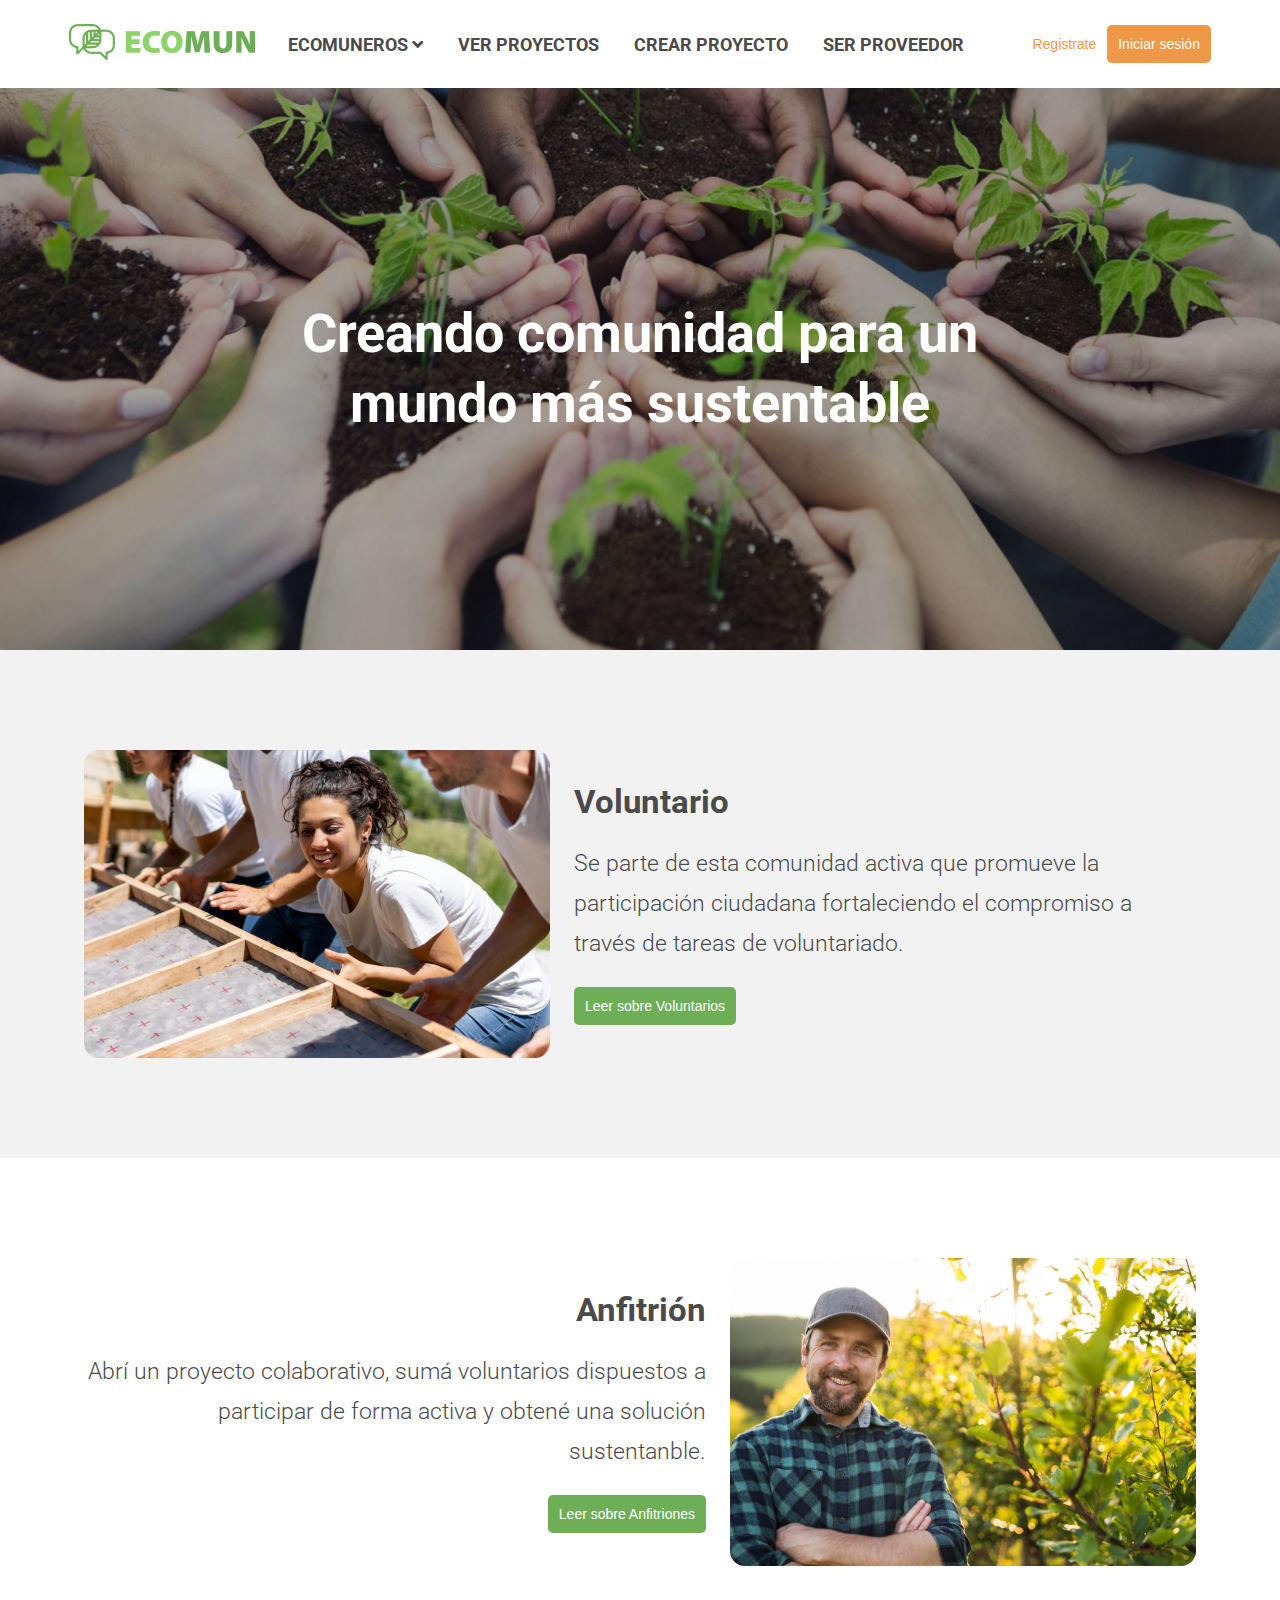
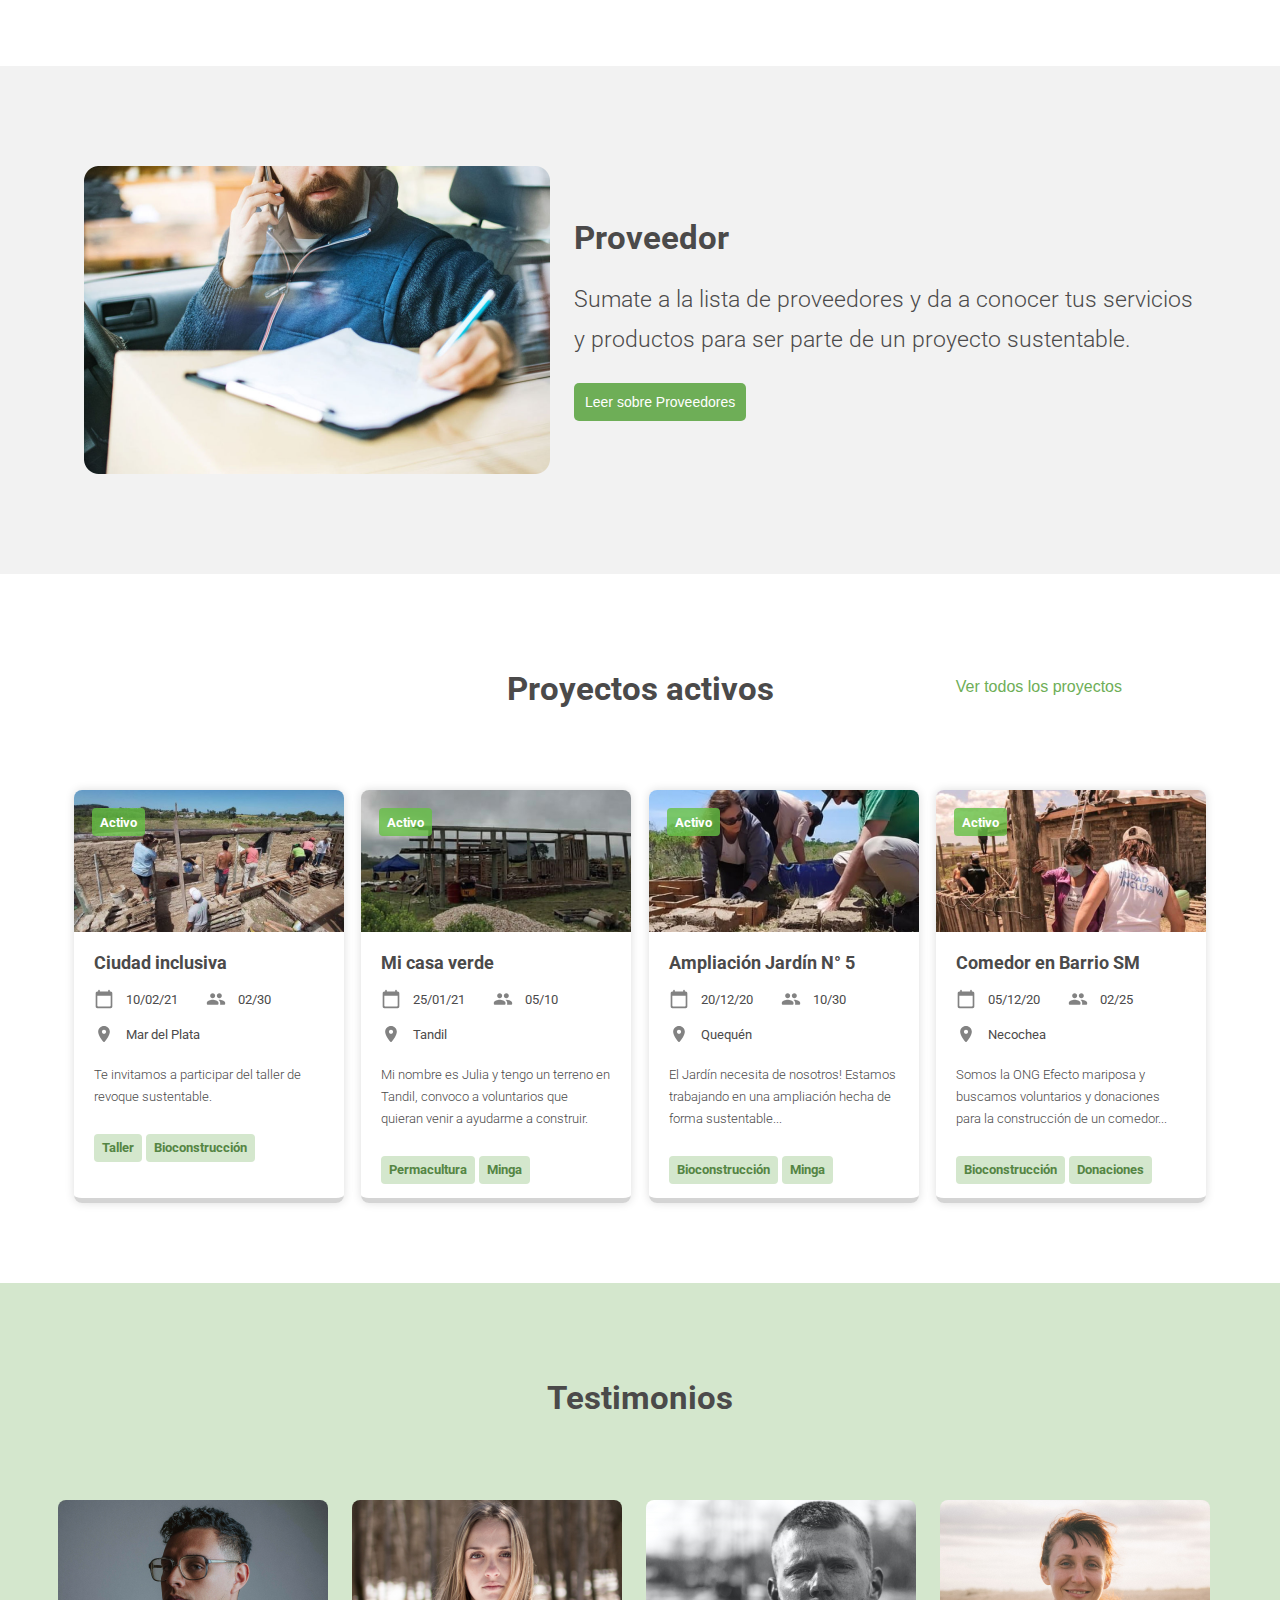
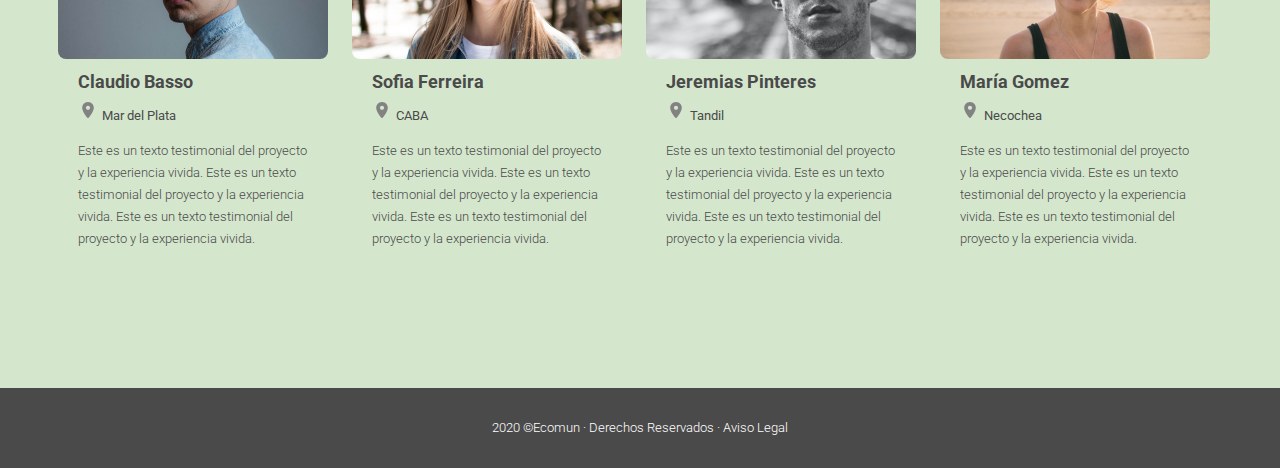
<file: index.html>
<!DOCTYPE html>
<html lang="es">

<head>
   <!-- Global site tag (gtag.js) - Google Analytics -->
    <script async src="https://www.googletagmanager.com/gtag/js?id=G-XYBY0GBRZX"></script>
    <script>
      window.dataLayer = window.dataLayer || [];
      function gtag(){dataLayer.push(arguments);}
      gtag('js', new Date());

      gtag('config', 'G-XYBY0GBRZX');
    </script>
   
    <title>Ecomun</title>
    <link rel="preconnect" href="https://fonts.gstatic.com">
    <link href="https://fonts.googleapis.com/css2?family=Roboto:ital,wght@0,300;0,400;0,700;1,300;1,400;1,700&display=swap" rel="stylesheet">
    <link rel="stylesheet" href="https://use.fontawesome.com/releases/v5.8.1/css/all.css">
    <link rel="stylesheet" href="css/components.css">
    <link rel="stylesheet" href="css/style.css">

    <script src="https://code.jquery.com/jquery-3.5.0.js"></script>
</head>

<body>
    <header>
        <nav>
            <a href="index.html"><img alt="Logo de Ecomun color verde formado con 2 globos de diálogo con un hoja de planta" src="images/logoEcomun.png" /></a>
            <ul>
                <li><a href="">Ecomuneros <i class="fas fa-angle-down"></i></a>
                    <ul class="submenu">
                        <li><span>Ecomuneros <i class="fas fa-angle-up"></i></span></li>
                        <li><a href="#">¿Qué es ECOMUN?</a></li>
                        <hr>
                        <li><a href="voluntarios.html">Voluntarios</a></li>
                        <hr>
                        <li><a href="#">Anfitriones</a></li>
                        <hr>
                        <li><a href="#">Proveedores</a></li>
                    </ul>
                </li>
                <li><a href="proyectos.html">Ver proyectos</a></li>
                <li><a href="#">Crear proyecto</a></li>
                <li><a href="#">Ser proveedor</a></li>
            </ul>

            <div class="btn-session-off">
                <button class="btn-secondary-text btn-small">Registrate</button>
                <button class="btn-secondary-filled btn-small">Iniciar sesión</button>
            </div>
            <div class="btn-session-on hide">
                <button>Mi nombre</button>
            </div>

        </nav>
        <div>
            <h1 class="txt-white">Creando comunidad para un mundo más sustentable</h1>
            <img src="images/imagenHome.jpg" alt="Foto ilustrativa de manos sosteniendo tierra con plantines" />
        </div>
    </header>
    <section class="fill-gray">
        <div class="two-column">
            <img alt="Voluntarios ayudando en una contrucción" src="images/img-home-voluntarios.png" />
            <div>
                <h4 class="heavy txt-darkgray">Voluntario</h4>
                <p class="ph1 light txt-darkgray">Se parte de esta comunidad activa que promueve la participación ciudadana fortaleciendo el compromiso a través de tareas de voluntariado.</p>
                <button onclick="location.href='voluntarios.html';" class="btn-primary-filled btn-small">Leer sobre Voluntarios</button>
            </div>
        </div>
    </section>
    <section>
        <div class="two-column">
            <div style="text-align: right;">
                <h4 class="heavy txt-darkgray">Anfitrión</h4>
                <p class="ph1 light txt-darkgray">Abrí un proyecto colaborativo, sumá voluntarios dispuestos a participar de forma activa y obtené una solución sustentanble.</p>
                <button class="btn-primary-filled btn-small">Leer sobre Anfitriones</button>
            </div>
            <img alt="Foto de un Anfitrión en su terreno" src="images/img-home-anfitrion.png" />
        </div>
    </section>
    <section class="fill-gray">
        <div class="two-column">
            <img alt="Foto de un proveedor hablando por teléfono anotando en un papel" src="images/img-home-proveedor.png" />
            <div>
                <h4 class="heavy txt-darkgray">Proveedor</h4>
                <p class="ph1 light txt-darkgray">Sumate a la lista de proveedores y da a conocer tus servicios y productos para ser parte de un proyecto sustentable.</p>
                <button class="btn-primary-filled btn-small">Leer sobre Proveedores</button>
            </div>
        </div>
    </section>
    <section class="card-home">
        <div class="tit-section">
            <h4 class="heavy txt-darkgray">Proyectos activos</h4>
            <button onclick="location.href='proyectos.html';" class="btn-primary-text btn-medium">Ver todos los proyectos</button>
        </div>
        <div class="card-line">
            <div class="card">
                <span class="estado-card">Activo</span>
                <img alt="Voluntarios construyendo una casa" src="images/card01.jpg" />
                <div class="info-card">
                    <h6 class="heavy">Ciudad inclusiva</h6>
                    <div>
                        <svg width="20" height="20" viewBox="0 0 20 20" fill="none" xmlns="http://www.w3.org/2000/svg">
                            <mask id="mask0" mask-type="alpha" maskUnits="userSpaceOnUse" x="1" y="0" width="18" height="20">
                                <path fill-rule="evenodd" clip-rule="evenodd" d="M15.8334 2.49998H16.6667C17.5834 2.49998 18.3334 3.24998 18.3334 4.16665V17.5C18.3334 18.4166 17.5834 19.1666 16.6667 19.1666H3.33335C2.41669 19.1666 1.66669 18.4166 1.66669 17.5V4.16665C1.66669 3.24998 2.41669 2.49998 3.33335 2.49998H4.16669V1.66665C4.16669 1.20831 4.54169 0.833313 5.00002 0.833313C5.45835 0.833313 5.83335 1.20831 5.83335 1.66665V2.49998H14.1667V1.66665C14.1667 1.20831 14.5417 0.833313 15 0.833313C15.4584 0.833313 15.8334 1.20831 15.8334 1.66665V2.49998ZM4.16669 17.5H15.8334C16.2917 17.5 16.6667 17.125 16.6667 16.6666V6.66665H3.33335V16.6666C3.33335 17.125 3.70835 17.5 4.16669 17.5Z" fill="black" />
                            </mask>
                            <g mask="url(#mask0)">
                                <rect width="20" height="20" fill="#828282" />
                            </g>
                        </svg>
                        <span class="ph3 regular">10/02/21</span>

                        <svg width="20" height="20" viewBox="0 0 20 20" fill="none" xmlns="http://www.w3.org/2000/svg">
                            <mask id="mask1" mask-type="alpha" maskUnits="userSpaceOnUse" x="0" y="4" width="20" height="12">
                                <path fill-rule="evenodd" clip-rule="evenodd" d="M9.15834 6.66669C9.15834 8.05002 8.05001 9.16669 6.66668 9.16669C5.28334 9.16669 4.16668 8.05002 4.16668 6.66669C4.16668 5.28335 5.28334 4.16669 6.66668 4.16669C8.05001 4.16669 9.15834 5.28335 9.15834 6.66669ZM15.825 6.66669C15.825 8.05002 14.7167 9.16669 13.3333 9.16669C11.95 9.16669 10.8333 8.05002 10.8333 6.66669C10.8333 5.28335 11.95 4.16669 13.3333 4.16669C14.7167 4.16669 15.825 5.28335 15.825 6.66669ZM6.66668 10.8334C4.72501 10.8334 0.833344 11.8084 0.833344 13.75V15C0.833344 15.4584 1.20834 15.8334 1.66668 15.8334H11.6667C12.125 15.8334 12.5 15.4584 12.5 15V13.75C12.5 11.8084 8.60834 10.8334 6.66668 10.8334ZM12.525 10.875C12.8167 10.85 13.0917 10.8334 13.3333 10.8334C15.275 10.8334 19.1667 11.8084 19.1667 13.75V15C19.1667 15.4584 18.7917 15.8334 18.3333 15.8334H14.0167C14.1083 15.575 14.1667 15.2917 14.1667 15V13.75C14.1667 12.525 13.5083 11.6 12.5583 10.9084C12.5558 10.9058 12.5533 10.9025 12.5505 10.899C12.5442 10.8907 12.5366 10.8808 12.525 10.875Z" fill="black" />
                            </mask>
                            <g mask="url(#mask1)">
                                <rect width="20" height="20" fill="#828282" />
                            </g>
                        </svg>
                        <span class="ph3 regular">02/30</span><br>

                        <svg width="20" height="20" viewBox="0 0 20 20" fill="none" xmlns="http://www.w3.org/2000/svg">
                            <mask id="mask2" mask-type="alpha" maskUnits="userSpaceOnUse" x="4" y="1" width="12" height="18">
                                <path fill-rule="evenodd" clip-rule="evenodd" d="M4.16666 7.72085C4.16666 4.49585 6.77499 1.88751 9.99999 1.88751C13.225 1.88751 15.8333 4.49585 15.8333 7.72085C15.8333 11.1958 12.15 15.9875 10.6417 17.8125C10.3083 18.2125 9.69999 18.2125 9.36666 17.8125C7.84999 15.9875 4.16666 11.1958 4.16666 7.72085ZM7.91666 7.72085C7.91666 8.87085 8.84999 9.80418 9.99999 9.80418C11.15 9.80418 12.0833 8.87085 12.0833 7.72085C12.0833 6.57085 11.15 5.63751 9.99999 5.63751C8.84999 5.63751 7.91666 6.57085 7.91666 7.72085Z" fill="black" />
                            </mask>
                            <g mask="url(#mask2)">
                                <rect width="20" height="20" fill="#828282" />
                            </g>
                        </svg>
                        <span class="ph3 regular">Mar del Plata</span>
                    </div>

                    <p class="ph3 light txt-darkgray">Te invitamos a participar del taller de revoque sustentable. </p>
                </div>
                <div class="tags">
                    <span>Taller</span>
                    <span>Bioconstrucción</span>
                </div>
            </div>

            <div class="card">
                <span class="estado-card">Activo</span>
                <img alt="Foto avances de obra" src="images/card02.jpg" />
                <div class="info-card">
                    <h6 class="heavy">Mi casa verde</h6>
                    <div>
                        <svg width="20" height="20" viewBox="0 0 20 20" fill="none" xmlns="http://www.w3.org/2000/svg">
                            <mask id="mask0" mask-type="alpha" maskUnits="userSpaceOnUse" x="1" y="0" width="18" height="20">
                                <path fill-rule="evenodd" clip-rule="evenodd" d="M15.8334 2.49998H16.6667C17.5834 2.49998 18.3334 3.24998 18.3334 4.16665V17.5C18.3334 18.4166 17.5834 19.1666 16.6667 19.1666H3.33335C2.41669 19.1666 1.66669 18.4166 1.66669 17.5V4.16665C1.66669 3.24998 2.41669 2.49998 3.33335 2.49998H4.16669V1.66665C4.16669 1.20831 4.54169 0.833313 5.00002 0.833313C5.45835 0.833313 5.83335 1.20831 5.83335 1.66665V2.49998H14.1667V1.66665C14.1667 1.20831 14.5417 0.833313 15 0.833313C15.4584 0.833313 15.8334 1.20831 15.8334 1.66665V2.49998ZM4.16669 17.5H15.8334C16.2917 17.5 16.6667 17.125 16.6667 16.6666V6.66665H3.33335V16.6666C3.33335 17.125 3.70835 17.5 4.16669 17.5Z" fill="black" />
                            </mask>
                            <g mask="url(#mask0)">
                                <rect width="20" height="20" fill="#828282" />
                            </g>
                        </svg>
                        <span class="ph3 regular">25/01/21</span>

                        <svg width="20" height="20" viewBox="0 0 20 20" fill="none" xmlns="http://www.w3.org/2000/svg">
                            <mask id="mask1" mask-type="alpha" maskUnits="userSpaceOnUse" x="0" y="4" width="20" height="12">
                                <path fill-rule="evenodd" clip-rule="evenodd" d="M9.15834 6.66669C9.15834 8.05002 8.05001 9.16669 6.66668 9.16669C5.28334 9.16669 4.16668 8.05002 4.16668 6.66669C4.16668 5.28335 5.28334 4.16669 6.66668 4.16669C8.05001 4.16669 9.15834 5.28335 9.15834 6.66669ZM15.825 6.66669C15.825 8.05002 14.7167 9.16669 13.3333 9.16669C11.95 9.16669 10.8333 8.05002 10.8333 6.66669C10.8333 5.28335 11.95 4.16669 13.3333 4.16669C14.7167 4.16669 15.825 5.28335 15.825 6.66669ZM6.66668 10.8334C4.72501 10.8334 0.833344 11.8084 0.833344 13.75V15C0.833344 15.4584 1.20834 15.8334 1.66668 15.8334H11.6667C12.125 15.8334 12.5 15.4584 12.5 15V13.75C12.5 11.8084 8.60834 10.8334 6.66668 10.8334ZM12.525 10.875C12.8167 10.85 13.0917 10.8334 13.3333 10.8334C15.275 10.8334 19.1667 11.8084 19.1667 13.75V15C19.1667 15.4584 18.7917 15.8334 18.3333 15.8334H14.0167C14.1083 15.575 14.1667 15.2917 14.1667 15V13.75C14.1667 12.525 13.5083 11.6 12.5583 10.9084C12.5558 10.9058 12.5533 10.9025 12.5505 10.899C12.5442 10.8907 12.5366 10.8808 12.525 10.875Z" fill="black" />
                            </mask>
                            <g mask="url(#mask1)">
                                <rect width="20" height="20" fill="#828282" />
                            </g>
                        </svg>
                        <span class="ph3 regular">05/10</span><br>

                        <svg width="20" height="20" viewBox="0 0 20 20" fill="none" xmlns="http://www.w3.org/2000/svg">
                            <mask id="mask2" mask-type="alpha" maskUnits="userSpaceOnUse" x="4" y="1" width="12" height="18">
                                <path fill-rule="evenodd" clip-rule="evenodd" d="M4.16666 7.72085C4.16666 4.49585 6.77499 1.88751 9.99999 1.88751C13.225 1.88751 15.8333 4.49585 15.8333 7.72085C15.8333 11.1958 12.15 15.9875 10.6417 17.8125C10.3083 18.2125 9.69999 18.2125 9.36666 17.8125C7.84999 15.9875 4.16666 11.1958 4.16666 7.72085ZM7.91666 7.72085C7.91666 8.87085 8.84999 9.80418 9.99999 9.80418C11.15 9.80418 12.0833 8.87085 12.0833 7.72085C12.0833 6.57085 11.15 5.63751 9.99999 5.63751C8.84999 5.63751 7.91666 6.57085 7.91666 7.72085Z" fill="black" />
                            </mask>
                            <g mask="url(#mask2)">
                                <rect width="20" height="20" fill="#828282" />
                            </g>
                        </svg>
                        <span class="ph3 regular">Tandil</span>
                    </div>

                    <p class="ph3 light txt-darkgray">Mi nombre es Julia y tengo un terreno en Tandil, convoco a voluntarios que quieran venir a ayudarme a construir.</p>
                </div>
                <div class="tags">
                    <span>Permacultura</span>
                    <span>Minga</span>
                </div>
            </div>

            <div class="card">
                <span class="estado-card">Activo</span>
                <img alt="Voluntarios armando ladrillos de barro" src="images/card03.jpg" />
                <div class="info-card">
                    <h6 class="heavy">Ampliación Jardín N° 5</h6>
                    <div>
                        <svg width="20" height="20" viewBox="0 0 20 20" fill="none" xmlns="http://www.w3.org/2000/svg">
                            <mask id="mask0" mask-type="alpha" maskUnits="userSpaceOnUse" x="1" y="0" width="18" height="20">
                                <path fill-rule="evenodd" clip-rule="evenodd" d="M15.8334 2.49998H16.6667C17.5834 2.49998 18.3334 3.24998 18.3334 4.16665V17.5C18.3334 18.4166 17.5834 19.1666 16.6667 19.1666H3.33335C2.41669 19.1666 1.66669 18.4166 1.66669 17.5V4.16665C1.66669 3.24998 2.41669 2.49998 3.33335 2.49998H4.16669V1.66665C4.16669 1.20831 4.54169 0.833313 5.00002 0.833313C5.45835 0.833313 5.83335 1.20831 5.83335 1.66665V2.49998H14.1667V1.66665C14.1667 1.20831 14.5417 0.833313 15 0.833313C15.4584 0.833313 15.8334 1.20831 15.8334 1.66665V2.49998ZM4.16669 17.5H15.8334C16.2917 17.5 16.6667 17.125 16.6667 16.6666V6.66665H3.33335V16.6666C3.33335 17.125 3.70835 17.5 4.16669 17.5Z" fill="black" />
                            </mask>
                            <g mask="url(#mask0)">
                                <rect width="20" height="20" fill="#828282" />
                            </g>
                        </svg>
                        <span class="ph3 regular">20/12/20</span>

                        <svg width="20" height="20" viewBox="0 0 20 20" fill="none" xmlns="http://www.w3.org/2000/svg">
                            <mask id="mask1" mask-type="alpha" maskUnits="userSpaceOnUse" x="0" y="4" width="20" height="12">
                                <path fill-rule="evenodd" clip-rule="evenodd" d="M9.15834 6.66669C9.15834 8.05002 8.05001 9.16669 6.66668 9.16669C5.28334 9.16669 4.16668 8.05002 4.16668 6.66669C4.16668 5.28335 5.28334 4.16669 6.66668 4.16669C8.05001 4.16669 9.15834 5.28335 9.15834 6.66669ZM15.825 6.66669C15.825 8.05002 14.7167 9.16669 13.3333 9.16669C11.95 9.16669 10.8333 8.05002 10.8333 6.66669C10.8333 5.28335 11.95 4.16669 13.3333 4.16669C14.7167 4.16669 15.825 5.28335 15.825 6.66669ZM6.66668 10.8334C4.72501 10.8334 0.833344 11.8084 0.833344 13.75V15C0.833344 15.4584 1.20834 15.8334 1.66668 15.8334H11.6667C12.125 15.8334 12.5 15.4584 12.5 15V13.75C12.5 11.8084 8.60834 10.8334 6.66668 10.8334ZM12.525 10.875C12.8167 10.85 13.0917 10.8334 13.3333 10.8334C15.275 10.8334 19.1667 11.8084 19.1667 13.75V15C19.1667 15.4584 18.7917 15.8334 18.3333 15.8334H14.0167C14.1083 15.575 14.1667 15.2917 14.1667 15V13.75C14.1667 12.525 13.5083 11.6 12.5583 10.9084C12.5558 10.9058 12.5533 10.9025 12.5505 10.899C12.5442 10.8907 12.5366 10.8808 12.525 10.875Z" fill="black" />
                            </mask>
                            <g mask="url(#mask1)">
                                <rect width="20" height="20" fill="#828282" />
                            </g>
                        </svg>
                        <span class="ph3 regular">10/30</span><br>

                        <svg width="20" height="20" viewBox="0 0 20 20" fill="none" xmlns="http://www.w3.org/2000/svg">
                            <mask id="mask2" mask-type="alpha" maskUnits="userSpaceOnUse" x="4" y="1" width="12" height="18">
                                <path fill-rule="evenodd" clip-rule="evenodd" d="M4.16666 7.72085C4.16666 4.49585 6.77499 1.88751 9.99999 1.88751C13.225 1.88751 15.8333 4.49585 15.8333 7.72085C15.8333 11.1958 12.15 15.9875 10.6417 17.8125C10.3083 18.2125 9.69999 18.2125 9.36666 17.8125C7.84999 15.9875 4.16666 11.1958 4.16666 7.72085ZM7.91666 7.72085C7.91666 8.87085 8.84999 9.80418 9.99999 9.80418C11.15 9.80418 12.0833 8.87085 12.0833 7.72085C12.0833 6.57085 11.15 5.63751 9.99999 5.63751C8.84999 5.63751 7.91666 6.57085 7.91666 7.72085Z" fill="black" />
                            </mask>
                            <g mask="url(#mask2)">
                                <rect width="20" height="20" fill="#828282" />
                            </g>
                        </svg>
                        <span class="ph3 regular">Quequén</span>
                    </div>

                    <p class="ph3 light txt-darkgray">El Jardín necesita de nosotros! Estamos trabajando en una ampliación hecha de forma sustentable... </p>
                </div>
                <div class="tags">
                    <span>Bioconstrucción</span>
                    <span>Minga</span>
                </div>
            </div>

            <div class="card">
                <span class="estado-card">Activo</span>
                <img alt="Foto mostrando voluntarios terminando una casa durante la pandemia." src="images/card04.jpg" />
                <div class="info-card">
                    <h6 class="heavy">Comedor en Barrio SM</h6>
                    <div>
                        <svg width="20" height="20" viewBox="0 0 20 20" fill="none" xmlns="http://www.w3.org/2000/svg">
                            <mask id="mask0" mask-type="alpha" maskUnits="userSpaceOnUse" x="1" y="0" width="18" height="20">
                                <path fill-rule="evenodd" clip-rule="evenodd" d="M15.8334 2.49998H16.6667C17.5834 2.49998 18.3334 3.24998 18.3334 4.16665V17.5C18.3334 18.4166 17.5834 19.1666 16.6667 19.1666H3.33335C2.41669 19.1666 1.66669 18.4166 1.66669 17.5V4.16665C1.66669 3.24998 2.41669 2.49998 3.33335 2.49998H4.16669V1.66665C4.16669 1.20831 4.54169 0.833313 5.00002 0.833313C5.45835 0.833313 5.83335 1.20831 5.83335 1.66665V2.49998H14.1667V1.66665C14.1667 1.20831 14.5417 0.833313 15 0.833313C15.4584 0.833313 15.8334 1.20831 15.8334 1.66665V2.49998ZM4.16669 17.5H15.8334C16.2917 17.5 16.6667 17.125 16.6667 16.6666V6.66665H3.33335V16.6666C3.33335 17.125 3.70835 17.5 4.16669 17.5Z" fill="black" />
                            </mask>
                            <g mask="url(#mask0)">
                                <rect width="20" height="20" fill="#828282" />
                            </g>
                        </svg>
                        <span class="ph3 regular">05/12/20</span>

                        <svg width="20" height="20" viewBox="0 0 20 20" fill="none" xmlns="http://www.w3.org/2000/svg">
                            <mask id="mask1" mask-type="alpha" maskUnits="userSpaceOnUse" x="0" y="4" width="20" height="12">
                                <path fill-rule="evenodd" clip-rule="evenodd" d="M9.15834 6.66669C9.15834 8.05002 8.05001 9.16669 6.66668 9.16669C5.28334 9.16669 4.16668 8.05002 4.16668 6.66669C4.16668 5.28335 5.28334 4.16669 6.66668 4.16669C8.05001 4.16669 9.15834 5.28335 9.15834 6.66669ZM15.825 6.66669C15.825 8.05002 14.7167 9.16669 13.3333 9.16669C11.95 9.16669 10.8333 8.05002 10.8333 6.66669C10.8333 5.28335 11.95 4.16669 13.3333 4.16669C14.7167 4.16669 15.825 5.28335 15.825 6.66669ZM6.66668 10.8334C4.72501 10.8334 0.833344 11.8084 0.833344 13.75V15C0.833344 15.4584 1.20834 15.8334 1.66668 15.8334H11.6667C12.125 15.8334 12.5 15.4584 12.5 15V13.75C12.5 11.8084 8.60834 10.8334 6.66668 10.8334ZM12.525 10.875C12.8167 10.85 13.0917 10.8334 13.3333 10.8334C15.275 10.8334 19.1667 11.8084 19.1667 13.75V15C19.1667 15.4584 18.7917 15.8334 18.3333 15.8334H14.0167C14.1083 15.575 14.1667 15.2917 14.1667 15V13.75C14.1667 12.525 13.5083 11.6 12.5583 10.9084C12.5558 10.9058 12.5533 10.9025 12.5505 10.899C12.5442 10.8907 12.5366 10.8808 12.525 10.875Z" fill="black" />
                            </mask>
                            <g mask="url(#mask1)">
                                <rect width="20" height="20" fill="#828282" />
                            </g>
                        </svg>
                        <span class="ph3 regular">02/25</span><br>

                        <svg width="20" height="20" viewBox="0 0 20 20" fill="none" xmlns="http://www.w3.org/2000/svg">
                            <mask id="mask2" mask-type="alpha" maskUnits="userSpaceOnUse" x="4" y="1" width="12" height="18">
                                <path fill-rule="evenodd" clip-rule="evenodd" d="M4.16666 7.72085C4.16666 4.49585 6.77499 1.88751 9.99999 1.88751C13.225 1.88751 15.8333 4.49585 15.8333 7.72085C15.8333 11.1958 12.15 15.9875 10.6417 17.8125C10.3083 18.2125 9.69999 18.2125 9.36666 17.8125C7.84999 15.9875 4.16666 11.1958 4.16666 7.72085ZM7.91666 7.72085C7.91666 8.87085 8.84999 9.80418 9.99999 9.80418C11.15 9.80418 12.0833 8.87085 12.0833 7.72085C12.0833 6.57085 11.15 5.63751 9.99999 5.63751C8.84999 5.63751 7.91666 6.57085 7.91666 7.72085Z" fill="black" />
                            </mask>
                            <g mask="url(#mask2)">
                                <rect width="20" height="20" fill="#828282" />
                            </g>
                        </svg>
                        <span class="ph3 regular">Necochea</span>
                    </div>

                    <p class="ph3 light">Somos la ONG Efecto mariposa y buscamos voluntarios y donaciones para la construcción de un comedor... </p>
                </div>
                <div class="tags">
                    <span>Bioconstrucción</span>
                    <span>Donaciones</span>
                </div>
            </div>
        </div>

    </section>
    <section class="testimonio-home fill-lightgreen">
        <div class="tit-section">
            <h4 class="heavy txt-darkgray">Testimonios</h4>
        </div>
        <div class="card-line-testimonio">
            <div class="card-testimonio">
                <img alt="Foto de perfil" src="images/testimonio01.jpg" />
                <div class="info-card-testimonio">
                    <h6 class="heavy">Claudio Basso</h6>
                    <div>
                        <svg width="20" height="20" viewBox="0 0 20 20" fill="none" xmlns="http://www.w3.org/2000/svg">
                            <mask id="mask2" mask-type="alpha" maskUnits="userSpaceOnUse" x="4" y="1" width="12" height="18">
                                <path fill-rule="evenodd" clip-rule="evenodd" d="M4.16666 7.72085C4.16666 4.49585 6.77499 1.88751 9.99999 1.88751C13.225 1.88751 15.8333 4.49585 15.8333 7.72085C15.8333 11.1958 12.15 15.9875 10.6417 17.8125C10.3083 18.2125 9.69999 18.2125 9.36666 17.8125C7.84999 15.9875 4.16666 11.1958 4.16666 7.72085ZM7.91666 7.72085C7.91666 8.87085 8.84999 9.80418 9.99999 9.80418C11.15 9.80418 12.0833 8.87085 12.0833 7.72085C12.0833 6.57085 11.15 5.63751 9.99999 5.63751C8.84999 5.63751 7.91666 6.57085 7.91666 7.72085Z" fill="black" />
                            </mask>
                            <g mask="url(#mask2)">
                                <rect width="20" height="20" fill="#828282" />
                            </g>
                        </svg>
                        <span class="ph3 regular txt-darkgray">Mar del Plata</span>
                    </div>

                    <p class="ph3 light">Este es un texto testimonial del proyecto y la experiencia vivida. Este es un texto testimonial del proyecto y la experiencia vivida. Este es un texto testimonial del proyecto y la experiencia vivida.</p>
                </div>
            </div>

            <div class="card-testimonio">
                <img alt="Foto de Perfil" src="images/testimonio02.jpg" />
                <div class="info-card-testimonio">
                    <h6 class="heavy">Sofia Ferreira</h6>
                    <div>
                        <svg width="20" height="20" viewBox="0 0 20 20" fill="none" xmlns="http://www.w3.org/2000/svg">
                            <mask id="mask2" mask-type="alpha" maskUnits="userSpaceOnUse" x="4" y="1" width="12" height="18">
                                <path fill-rule="evenodd" clip-rule="evenodd" d="M4.16666 7.72085C4.16666 4.49585 6.77499 1.88751 9.99999 1.88751C13.225 1.88751 15.8333 4.49585 15.8333 7.72085C15.8333 11.1958 12.15 15.9875 10.6417 17.8125C10.3083 18.2125 9.69999 18.2125 9.36666 17.8125C7.84999 15.9875 4.16666 11.1958 4.16666 7.72085ZM7.91666 7.72085C7.91666 8.87085 8.84999 9.80418 9.99999 9.80418C11.15 9.80418 12.0833 8.87085 12.0833 7.72085C12.0833 6.57085 11.15 5.63751 9.99999 5.63751C8.84999 5.63751 7.91666 6.57085 7.91666 7.72085Z" fill="black" />
                            </mask>
                            <g mask="url(#mask2)">
                                <rect width="20" height="20" fill="#828282" />
                            </g>
                        </svg>
                        <span class="ph3 regular txt-darkgray">CABA</span>
                    </div>

                    <p class="ph3 light">Este es un texto testimonial del proyecto y la experiencia vivida. Este es un texto testimonial del proyecto y la experiencia vivida. Este es un texto testimonial del proyecto y la experiencia vivida.</p>
                </div>
            </div>

            <div class="card-testimonio">
                <img alt="Foto de perfil" src="images/testimonio03.jpg" />
                <div class="info-card-testimonio">
                    <h6 class="heavy">Jeremias Pinteres</h6>
                    <div>
                        <svg width="20" height="20" viewBox="0 0 20 20" fill="none" xmlns="http://www.w3.org/2000/svg">
                            <mask id="mask2" mask-type="alpha" maskUnits="userSpaceOnUse" x="4" y="1" width="12" height="18">
                                <path fill-rule="evenodd" clip-rule="evenodd" d="M4.16666 7.72085C4.16666 4.49585 6.77499 1.88751 9.99999 1.88751C13.225 1.88751 15.8333 4.49585 15.8333 7.72085C15.8333 11.1958 12.15 15.9875 10.6417 17.8125C10.3083 18.2125 9.69999 18.2125 9.36666 17.8125C7.84999 15.9875 4.16666 11.1958 4.16666 7.72085ZM7.91666 7.72085C7.91666 8.87085 8.84999 9.80418 9.99999 9.80418C11.15 9.80418 12.0833 8.87085 12.0833 7.72085C12.0833 6.57085 11.15 5.63751 9.99999 5.63751C8.84999 5.63751 7.91666 6.57085 7.91666 7.72085Z" fill="black" />
                            </mask>
                            <g mask="url(#mask2)">
                                <rect width="20" height="20" fill="#828282" />
                            </g>
                        </svg>
                        <span class="ph3 regular txt-darkgray">Tandil</span>
                    </div>

                    <p class="ph3 light">Este es un texto testimonial del proyecto y la experiencia vivida. Este es un texto testimonial del proyecto y la experiencia vivida. Este es un texto testimonial del proyecto y la experiencia vivida.</p>
                </div>
            </div>

            <div class="card-testimonio">
                <img alt="Foto de perfil" src="images/testimonio04.jpg" />
                <div class="info-card-testimonio">
                    <h6 class="heavy">María Gomez</h6>
                    <div>
                        <svg width="20" height="20" viewBox="0 0 20 20" fill="none" xmlns="http://www.w3.org/2000/svg">
                            <mask id="mask2" mask-type="alpha" maskUnits="userSpaceOnUse" x="4" y="1" width="12" height="18">
                                <path fill-rule="evenodd" clip-rule="evenodd" d="M4.16666 7.72085C4.16666 4.49585 6.77499 1.88751 9.99999 1.88751C13.225 1.88751 15.8333 4.49585 15.8333 7.72085C15.8333 11.1958 12.15 15.9875 10.6417 17.8125C10.3083 18.2125 9.69999 18.2125 9.36666 17.8125C7.84999 15.9875 4.16666 11.1958 4.16666 7.72085ZM7.91666 7.72085C7.91666 8.87085 8.84999 9.80418 9.99999 9.80418C11.15 9.80418 12.0833 8.87085 12.0833 7.72085C12.0833 6.57085 11.15 5.63751 9.99999 5.63751C8.84999 5.63751 7.91666 6.57085 7.91666 7.72085Z" fill="black" />
                            </mask>
                            <g mask="url(#mask2)">
                                <rect width="20" height="20" fill="#828282" />
                            </g>
                        </svg>
                        <span class="ph3 regular txt-darkgray">Necochea</span>
                    </div>

                    <p class="ph3 light">Este es un texto testimonial del proyecto y la experiencia vivida. Este es un texto testimonial del proyecto y la experiencia vivida. Este es un texto testimonial del proyecto y la experiencia vivida.</p>
                </div>
            </div>

        </div>
    </section>
    <footer class="fill-darkgray">
        <p class="ph3 light txt-white">2020 ©Ecomun · Derechos Reservados · Aviso Legal </p>
    </footer>
</body>

</html>
</file>
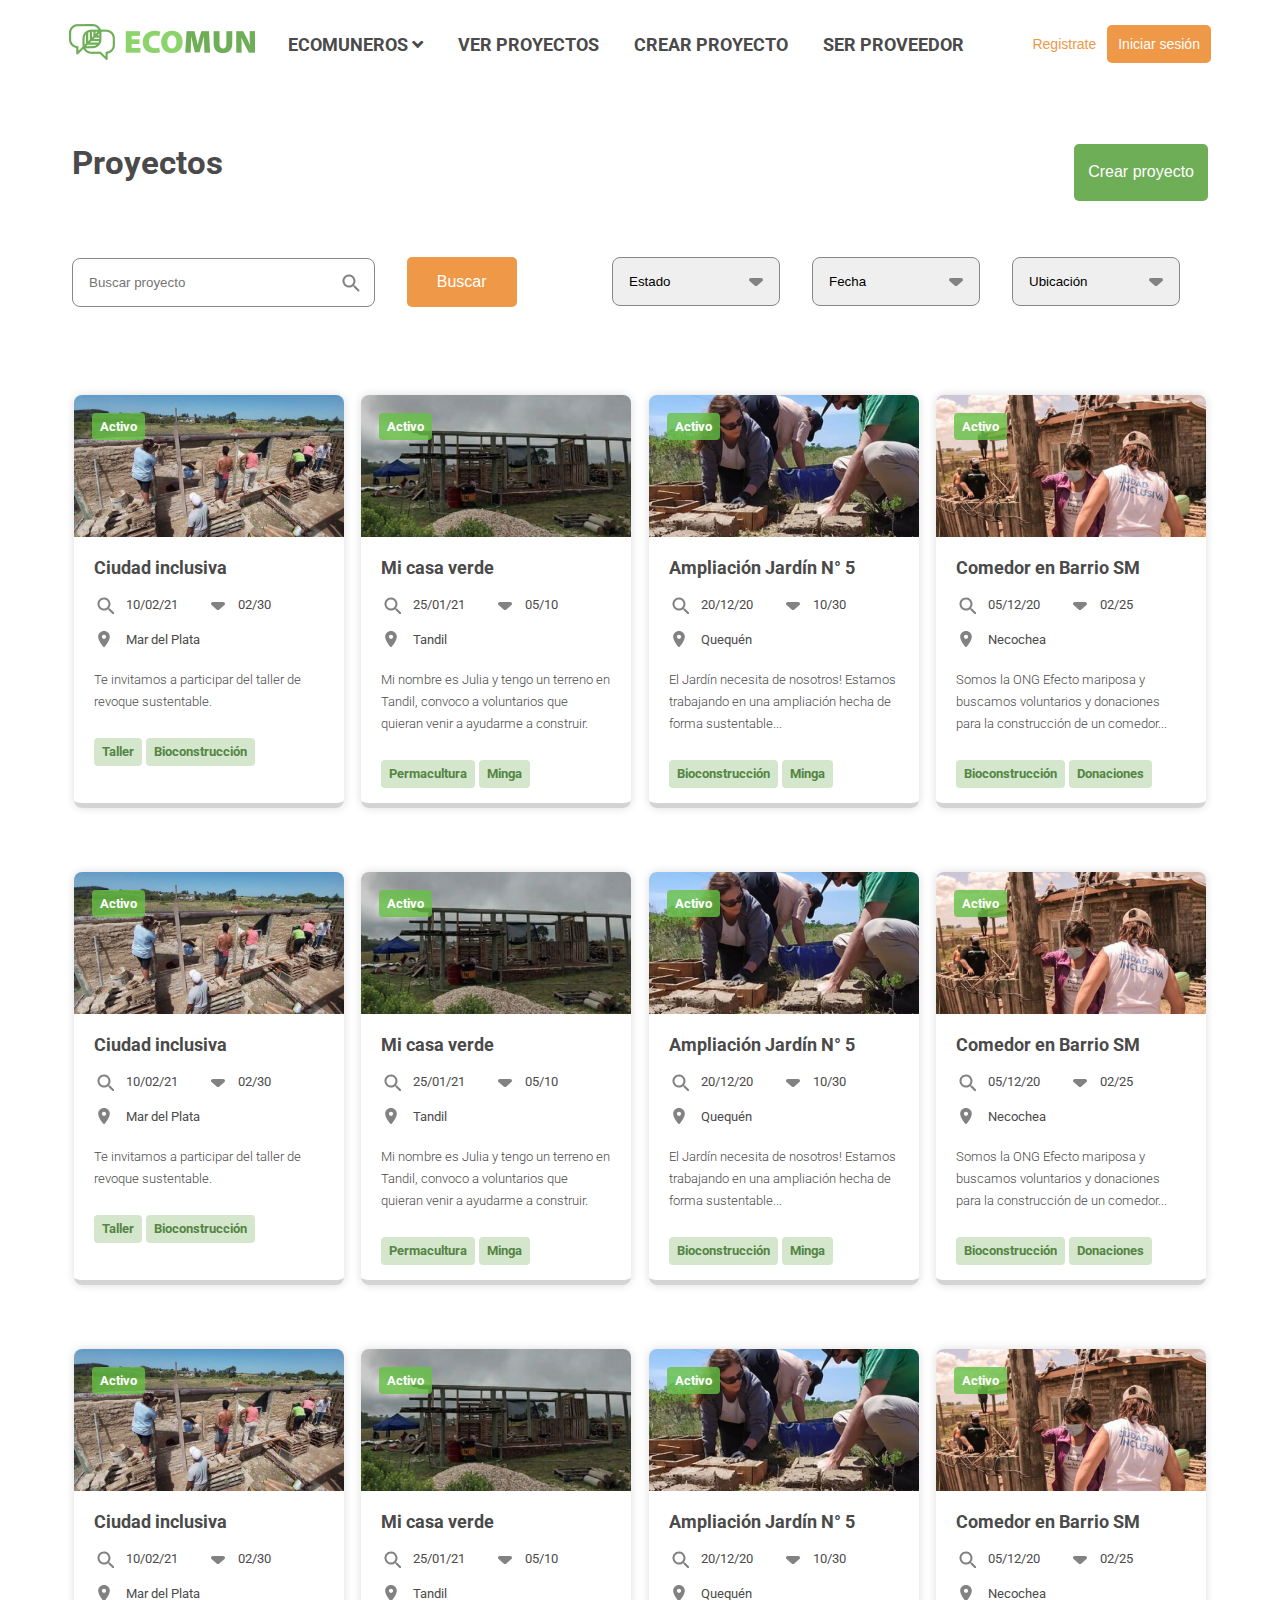
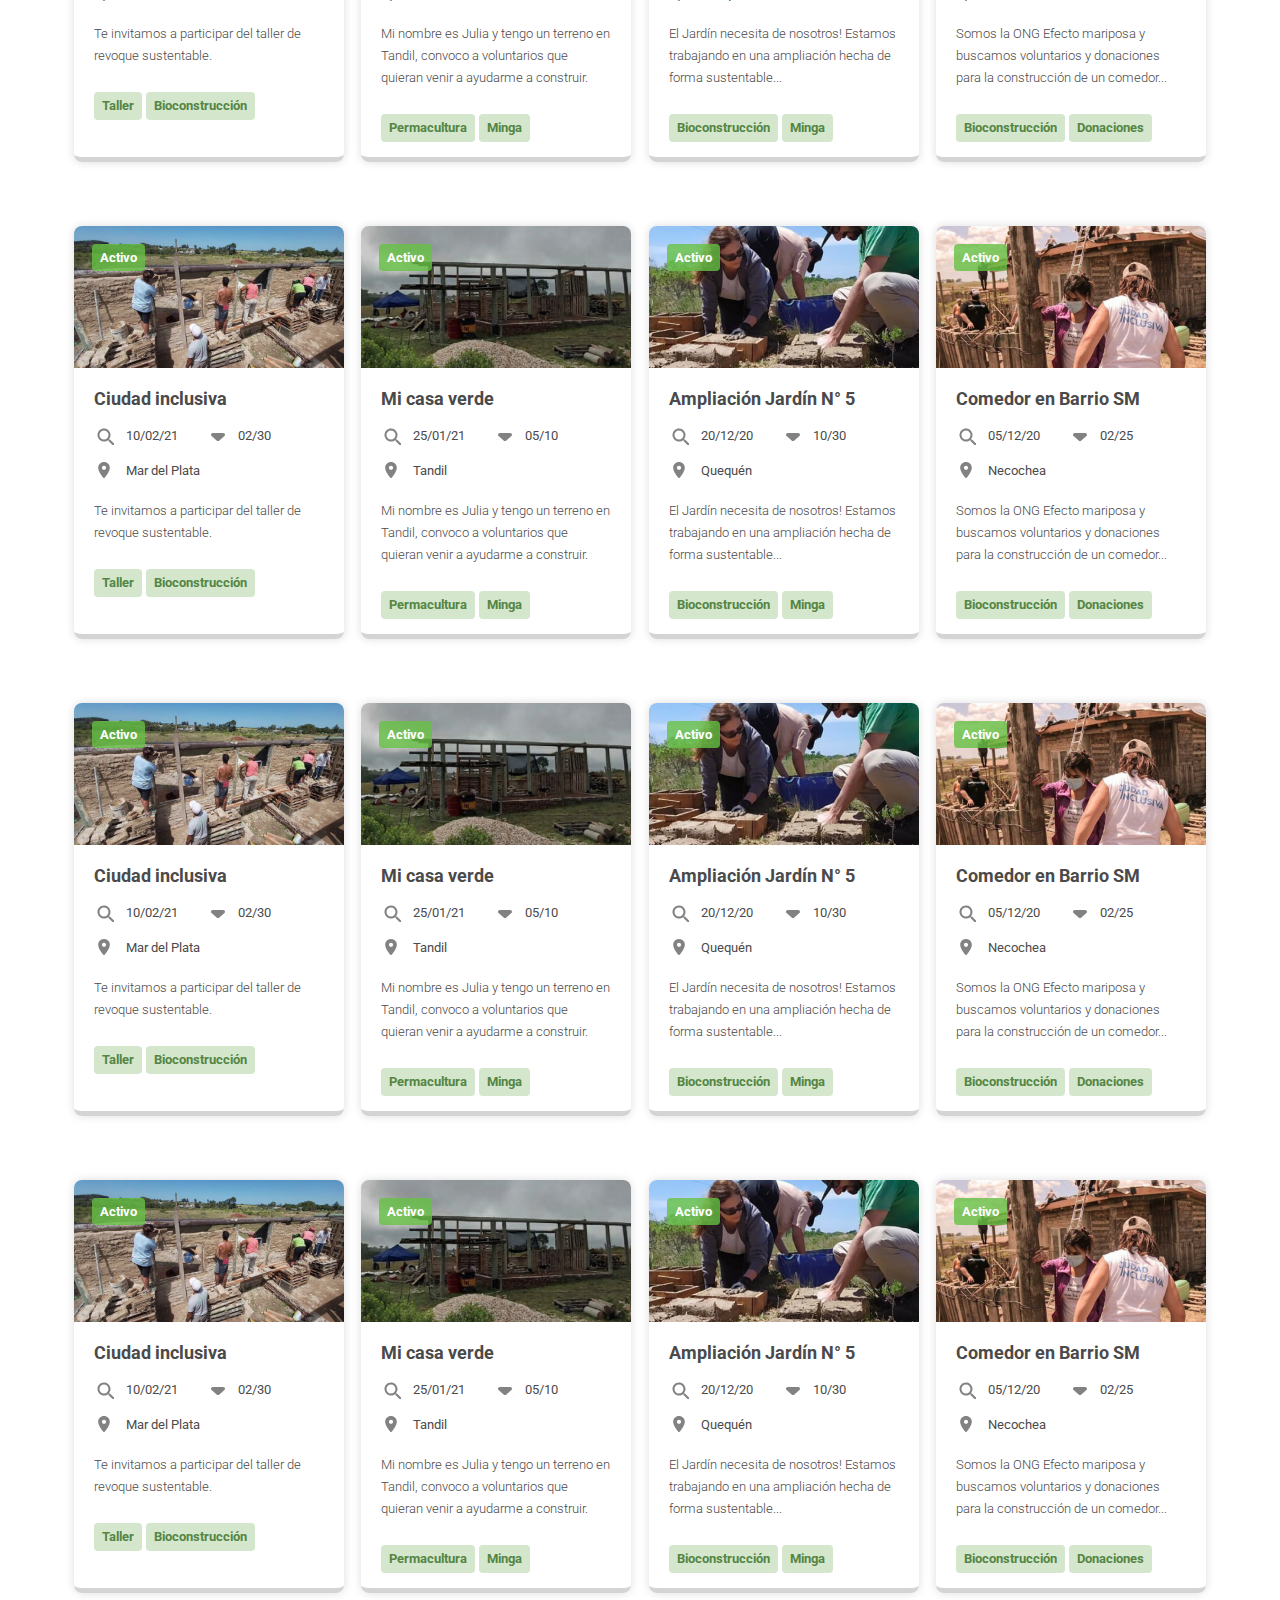
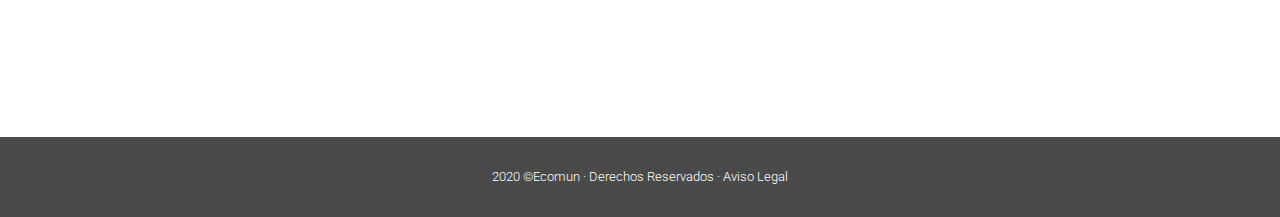
<file: proyectos.html>
<!DOCTYPE html>
<html lang="es">

<head>
   <!-- Global site tag (gtag.js) - Google Analytics -->
    <script async src="https://www.googletagmanager.com/gtag/js?id=G-XYBY0GBRZX"></script>
    <script>
      window.dataLayer = window.dataLayer || [];
      function gtag(){dataLayer.push(arguments);}
      gtag('js', new Date());

      gtag('config', 'G-XYBY0GBRZX');
    </script>
    
    <title>Proyectos - Ecomun</title>
    <link rel="preconnect" href="https://fonts.gstatic.com">
    <link href="https://fonts.googleapis.com/css2?family=Roboto:ital,wght@0,300;0,400;0,700;1,300;1,400;1,700&display=swap" rel="stylesheet">
    <link rel="stylesheet" href="https://use.fontawesome.com/releases/v5.8.1/css/all.css">
    <link rel="stylesheet" href="css/components.css">
    <link rel="stylesheet" href="css/style.css">

    <script src="https://cdnjs.cloudflare.com/ajax/libs/jquery/3.5.1/jquery.min.js"></script>

</head>

<body>
    <header>
        <nav>
            <a href="index.html"><img alt="Logo de Ecomun color verde formado con 2 globos de diálogo con un hoja de planta" src="images/logoEcomun.png" /></a>
            <ul>
                <li><a href="">Ecomuneros <i class="fas fa-angle-down"></i></a>
                    <ul class="submenu">
                        <li><span>Ecomuneros <i class="fas fa-angle-up"></i></span></li>
                        <li><a href="#">¿Qué es ECOMUN?</a></li>
                        <hr>
                        <li><a href="voluntarios.html">Voluntarios</a></li>
                        <hr>
                        <li><a href="#">Anfitriones</a></li>
                        <hr>
                        <li><a href="#">Proveedores</a></li>
                    </ul>
                </li>
                <li><a href="#">Ver proyectos</a></li>
                <li><a href="#">Crear proyecto</a></li>
                <li><a href="#">Ser proveedor</a></li>
            </ul>

            <div class="btn-session-off">
                <button class="btn-secondary-text btn-small">Registrate</button>
                <button class="btn-secondary-filled btn-small">Iniciar sesión</button>
            </div>
            <div class="btn-session-on hide">
                <button>Mi nombre</button>
            </div>

        </nav>

    </header>

    <section class="top-proyecto">
        <div class="header-proyecto">
            <h4 class="heavy txt-darkgray">Proyectos</h4>
            <button class="btn-primary-filled btn-medium">Crear proyecto</button>
        </div>
        <div class="proyectos-opciones">
            <div class="search">
                <input placeholder="Buscar proyecto" aria-label="Buscar proyecto" />
                <span>
                    <svg width="24" height="24" viewBox="0 0 24 24" fill="none" xmlns="http://www.w3.org/2000/svg">
                        <mask id="mask0" mask-type="alpha" maskUnits="userSpaceOnUse" x="3" y="3" width="18" height="18">
                            <path fill-rule="evenodd" clip-rule="evenodd" d="M15.1867 14.4713H15.9767L20.2167 18.7313C20.6267 19.1413 20.6267 19.8113 20.2167 20.2213C19.8067 20.6313 19.1367 20.6313 18.7267 20.2213L14.4767 15.9713V15.1813L14.2067 14.9013C12.8067 16.1013 10.8967 16.7213 8.8667 16.3813C6.0867 15.9113 3.8667 13.5913 3.5267 10.7913C3.0067 6.56133 6.5667 3.00133 10.7967 3.52133C13.5967 3.86133 15.9167 6.08133 16.3867 8.86133C16.7267 10.8913 16.1067 12.8013 14.9067 14.2013L15.1867 14.4713ZM5.4767 9.97133C5.4767 12.4613 7.4867 14.4713 9.9767 14.4713C12.4667 14.4713 14.4767 12.4613 14.4767 9.97133C14.4767 7.48133 12.4667 5.47133 9.9767 5.47133C7.4867 5.47133 5.4767 7.48133 5.4767 9.97133Z" fill="black" />
                        </mask>
                        <g mask="url(#mask0)">
                            <rect width="24" height="24" fill="#828282" />
                        </g>
                    </svg>
                </span>
                <button class="btn-secondary-filled btn-medium">Buscar</button>
            </div>
            <div class="filtros">
                <select name="Estado" id="" aria-label="Filtrar por Estado">
                    <option value="">Estado</option>
                    <option value=""></option>
                    <option value=""></option>
                </select>
                <span>
                    <svg width="24" height="24" viewBox="0 0 24 24" fill="none" xmlns="http://www.w3.org/2000/svg">
                        <mask id="mask1" mask-type="alpha" maskUnits="userSpaceOnUse" x="5" y="8" width="14" height="9">
                            <path d="M5.57805 10.9797L10.6278 15.4915C11.3882 16.1708 12.6166 16.1708 13.377 15.4915L18.4268 10.9797C19.6551 9.8823 18.7777 8.00098 17.0424 8.00098H6.94286C5.2076 8.00098 4.34972 9.8823 5.57805 10.9797Z" fill="black" />
                        </mask>
                        <g mask="url(#mask1)">
                            <path d="M0 0.000976562H24V24.001H0V0.000976562Z" fill="#828282" />
                        </g>
                    </svg>
                </span>
                <select name="Fecha" id="" aria-label="Filtrar por Fecha">
                    <option value="">Fecha</option>
                    <option value=""></option>
                    <option value=""></option>
                </select>
                <span>
                    <svg width="24" height="24" viewBox="0 0 24 24" fill="none" xmlns="http://www.w3.org/2000/svg">
                        <mask id="mask1" mask-type="alpha" maskUnits="userSpaceOnUse" x="5" y="8" width="14" height="9">
                            <path d="M5.57805 10.9797L10.6278 15.4915C11.3882 16.1708 12.6166 16.1708 13.377 15.4915L18.4268 10.9797C19.6551 9.8823 18.7777 8.00098 17.0424 8.00098H6.94286C5.2076 8.00098 4.34972 9.8823 5.57805 10.9797Z" fill="black" />
                        </mask>
                        <g mask="url(#mask1)">
                            <path d="M0 0.000976562H24V24.001H0V0.000976562Z" fill="#828282" />
                        </g>
                    </svg>
                </span>
                <select name="Ubicacion" id="" aria-label="Filtrar por Ubicación">
                    <option value="">Ubicación</option>
                    <option value=""></option>
                    <option value=""></option>
                </select>
                <span>
                    <svg width="24" height="24" viewBox="0 0 24 24" fill="none" xmlns="http://www.w3.org/2000/svg">
                        <mask id="mask1" mask-type="alpha" maskUnits="userSpaceOnUse" x="5" y="8" width="14" height="9">
                            <path d="M5.57805 10.9797L10.6278 15.4915C11.3882 16.1708 12.6166 16.1708 13.377 15.4915L18.4268 10.9797C19.6551 9.8823 18.7777 8.00098 17.0424 8.00098H6.94286C5.2076 8.00098 4.34972 9.8823 5.57805 10.9797Z" fill="black" />
                        </mask>
                        <g mask="url(#mask1)">
                            <path d="M0 0.000976562H24V24.001H0V0.000976562Z" fill="#828282" />
                        </g>
                    </svg>
                </span>
            </div>
        </div>
    </section>

    <section class="card-proyectos">

        <div class="card-line">
            <div class="card">
                <span class="estado-card">Activo</span>
                <img alt="Voluntarios construyendo una casa" src="images/card01.jpg" />
                <div class="info-card">
                    <h6 class="heavy">Ciudad inclusiva</h6>
                    <div>
                        <svg width="20" height="20" viewBox="0 0 20 20" fill="none" xmlns="http://www.w3.org/2000/svg">
                            <mask id="mask0" mask-type="alpha" maskUnits="userSpaceOnUse" x="1" y="0" width="18" height="20">
                                <path fill-rule="evenodd" clip-rule="evenodd" d="M15.8334 2.49998H16.6667C17.5834 2.49998 18.3334 3.24998 18.3334 4.16665V17.5C18.3334 18.4166 17.5834 19.1666 16.6667 19.1666H3.33335C2.41669 19.1666 1.66669 18.4166 1.66669 17.5V4.16665C1.66669 3.24998 2.41669 2.49998 3.33335 2.49998H4.16669V1.66665C4.16669 1.20831 4.54169 0.833313 5.00002 0.833313C5.45835 0.833313 5.83335 1.20831 5.83335 1.66665V2.49998H14.1667V1.66665C14.1667 1.20831 14.5417 0.833313 15 0.833313C15.4584 0.833313 15.8334 1.20831 15.8334 1.66665V2.49998ZM4.16669 17.5H15.8334C16.2917 17.5 16.6667 17.125 16.6667 16.6666V6.66665H3.33335V16.6666C3.33335 17.125 3.70835 17.5 4.16669 17.5Z" fill="black" />
                            </mask>
                            <g mask="url(#mask0)">
                                <rect width="20" height="20" fill="#828282" />
                            </g>
                        </svg>
                        <span class="ph3 regular">10/02/21</span>

                        <svg width="20" height="20" viewBox="0 0 20 20" fill="none" xmlns="http://www.w3.org/2000/svg">
                            <mask id="mask1" mask-type="alpha" maskUnits="userSpaceOnUse" x="0" y="4" width="20" height="12">
                                <path fill-rule="evenodd" clip-rule="evenodd" d="M9.15834 6.66669C9.15834 8.05002 8.05001 9.16669 6.66668 9.16669C5.28334 9.16669 4.16668 8.05002 4.16668 6.66669C4.16668 5.28335 5.28334 4.16669 6.66668 4.16669C8.05001 4.16669 9.15834 5.28335 9.15834 6.66669ZM15.825 6.66669C15.825 8.05002 14.7167 9.16669 13.3333 9.16669C11.95 9.16669 10.8333 8.05002 10.8333 6.66669C10.8333 5.28335 11.95 4.16669 13.3333 4.16669C14.7167 4.16669 15.825 5.28335 15.825 6.66669ZM6.66668 10.8334C4.72501 10.8334 0.833344 11.8084 0.833344 13.75V15C0.833344 15.4584 1.20834 15.8334 1.66668 15.8334H11.6667C12.125 15.8334 12.5 15.4584 12.5 15V13.75C12.5 11.8084 8.60834 10.8334 6.66668 10.8334ZM12.525 10.875C12.8167 10.85 13.0917 10.8334 13.3333 10.8334C15.275 10.8334 19.1667 11.8084 19.1667 13.75V15C19.1667 15.4584 18.7917 15.8334 18.3333 15.8334H14.0167C14.1083 15.575 14.1667 15.2917 14.1667 15V13.75C14.1667 12.525 13.5083 11.6 12.5583 10.9084C12.5558 10.9058 12.5533 10.9025 12.5505 10.899C12.5442 10.8907 12.5366 10.8808 12.525 10.875Z" fill="black" />
                            </mask>
                            <g mask="url(#mask1)">
                                <rect width="20" height="20" fill="#828282" />
                            </g>
                        </svg>
                        <span class="ph3 regular">02/30</span><br>

                        <svg width="20" height="20" viewBox="0 0 20 20" fill="none" xmlns="http://www.w3.org/2000/svg">
                            <mask id="mask2" mask-type="alpha" maskUnits="userSpaceOnUse" x="4" y="1" width="12" height="18">
                                <path fill-rule="evenodd" clip-rule="evenodd" d="M4.16666 7.72085C4.16666 4.49585 6.77499 1.88751 9.99999 1.88751C13.225 1.88751 15.8333 4.49585 15.8333 7.72085C15.8333 11.1958 12.15 15.9875 10.6417 17.8125C10.3083 18.2125 9.69999 18.2125 9.36666 17.8125C7.84999 15.9875 4.16666 11.1958 4.16666 7.72085ZM7.91666 7.72085C7.91666 8.87085 8.84999 9.80418 9.99999 9.80418C11.15 9.80418 12.0833 8.87085 12.0833 7.72085C12.0833 6.57085 11.15 5.63751 9.99999 5.63751C8.84999 5.63751 7.91666 6.57085 7.91666 7.72085Z" fill="black" />
                            </mask>
                            <g mask="url(#mask2)">
                                <rect width="20" height="20" fill="#828282" />
                            </g>
                        </svg>
                        <span class="ph3 regular">Mar del Plata</span>
                    </div>

                    <p class="ph3 light txt-darkgray">Te invitamos a participar del taller de revoque sustentable. </p>
                </div>
                <div class="tags">
                    <span>Taller</span>
                    <span>Bioconstrucción</span>
                </div>
            </div>

            <div class="card">
                <span class="estado-card">Activo</span>
                <img alt="Foto avances de obra" src="images/card02.jpg" />
                <div class="info-card">
                    <h6 class="heavy">Mi casa verde</h6>
                    <div>
                        <svg width="20" height="20" viewBox="0 0 20 20" fill="none" xmlns="http://www.w3.org/2000/svg">
                            <mask id="mask0" mask-type="alpha" maskUnits="userSpaceOnUse" x="1" y="0" width="18" height="20">
                                <path fill-rule="evenodd" clip-rule="evenodd" d="M15.8334 2.49998H16.6667C17.5834 2.49998 18.3334 3.24998 18.3334 4.16665V17.5C18.3334 18.4166 17.5834 19.1666 16.6667 19.1666H3.33335C2.41669 19.1666 1.66669 18.4166 1.66669 17.5V4.16665C1.66669 3.24998 2.41669 2.49998 3.33335 2.49998H4.16669V1.66665C4.16669 1.20831 4.54169 0.833313 5.00002 0.833313C5.45835 0.833313 5.83335 1.20831 5.83335 1.66665V2.49998H14.1667V1.66665C14.1667 1.20831 14.5417 0.833313 15 0.833313C15.4584 0.833313 15.8334 1.20831 15.8334 1.66665V2.49998ZM4.16669 17.5H15.8334C16.2917 17.5 16.6667 17.125 16.6667 16.6666V6.66665H3.33335V16.6666C3.33335 17.125 3.70835 17.5 4.16669 17.5Z" fill="black" />
                            </mask>
                            <g mask="url(#mask0)">
                                <rect width="20" height="20" fill="#828282" />
                            </g>
                        </svg>
                        <span class="ph3 regular">25/01/21</span>

                        <svg width="20" height="20" viewBox="0 0 20 20" fill="none" xmlns="http://www.w3.org/2000/svg">
                            <mask id="mask1" mask-type="alpha" maskUnits="userSpaceOnUse" x="0" y="4" width="20" height="12">
                                <path fill-rule="evenodd" clip-rule="evenodd" d="M9.15834 6.66669C9.15834 8.05002 8.05001 9.16669 6.66668 9.16669C5.28334 9.16669 4.16668 8.05002 4.16668 6.66669C4.16668 5.28335 5.28334 4.16669 6.66668 4.16669C8.05001 4.16669 9.15834 5.28335 9.15834 6.66669ZM15.825 6.66669C15.825 8.05002 14.7167 9.16669 13.3333 9.16669C11.95 9.16669 10.8333 8.05002 10.8333 6.66669C10.8333 5.28335 11.95 4.16669 13.3333 4.16669C14.7167 4.16669 15.825 5.28335 15.825 6.66669ZM6.66668 10.8334C4.72501 10.8334 0.833344 11.8084 0.833344 13.75V15C0.833344 15.4584 1.20834 15.8334 1.66668 15.8334H11.6667C12.125 15.8334 12.5 15.4584 12.5 15V13.75C12.5 11.8084 8.60834 10.8334 6.66668 10.8334ZM12.525 10.875C12.8167 10.85 13.0917 10.8334 13.3333 10.8334C15.275 10.8334 19.1667 11.8084 19.1667 13.75V15C19.1667 15.4584 18.7917 15.8334 18.3333 15.8334H14.0167C14.1083 15.575 14.1667 15.2917 14.1667 15V13.75C14.1667 12.525 13.5083 11.6 12.5583 10.9084C12.5558 10.9058 12.5533 10.9025 12.5505 10.899C12.5442 10.8907 12.5366 10.8808 12.525 10.875Z" fill="black" />
                            </mask>
                            <g mask="url(#mask1)">
                                <rect width="20" height="20" fill="#828282" />
                            </g>
                        </svg>
                        <span class="ph3 regular">05/10</span><br>

                        <svg width="20" height="20" viewBox="0 0 20 20" fill="none" xmlns="http://www.w3.org/2000/svg">
                            <mask id="mask2" mask-type="alpha" maskUnits="userSpaceOnUse" x="4" y="1" width="12" height="18">
                                <path fill-rule="evenodd" clip-rule="evenodd" d="M4.16666 7.72085C4.16666 4.49585 6.77499 1.88751 9.99999 1.88751C13.225 1.88751 15.8333 4.49585 15.8333 7.72085C15.8333 11.1958 12.15 15.9875 10.6417 17.8125C10.3083 18.2125 9.69999 18.2125 9.36666 17.8125C7.84999 15.9875 4.16666 11.1958 4.16666 7.72085ZM7.91666 7.72085C7.91666 8.87085 8.84999 9.80418 9.99999 9.80418C11.15 9.80418 12.0833 8.87085 12.0833 7.72085C12.0833 6.57085 11.15 5.63751 9.99999 5.63751C8.84999 5.63751 7.91666 6.57085 7.91666 7.72085Z" fill="black" />
                            </mask>
                            <g mask="url(#mask2)">
                                <rect width="20" height="20" fill="#828282" />
                            </g>
                        </svg>
                        <span class="ph3 regular">Tandil</span>
                    </div>

                    <p class="ph3 light txt-darkgray">Mi nombre es Julia y tengo un terreno en Tandil, convoco a voluntarios que quieran venir a ayudarme a construir.</p>
                </div>
                <div class="tags">
                    <span>Permacultura</span>
                    <span>Minga</span>
                </div>
            </div>

            <div class="card">
                <span class="estado-card">Activo</span>
                <img alt="Voluntarios armando ladrillos de barro" src="images/card03.jpg" />
                <div class="info-card">
                    <h6 class="heavy">Ampliación Jardín N° 5</h6>
                    <div>
                        <svg width="20" height="20" viewBox="0 0 20 20" fill="none" xmlns="http://www.w3.org/2000/svg">
                            <mask id="mask0" mask-type="alpha" maskUnits="userSpaceOnUse" x="1" y="0" width="18" height="20">
                                <path fill-rule="evenodd" clip-rule="evenodd" d="M15.8334 2.49998H16.6667C17.5834 2.49998 18.3334 3.24998 18.3334 4.16665V17.5C18.3334 18.4166 17.5834 19.1666 16.6667 19.1666H3.33335C2.41669 19.1666 1.66669 18.4166 1.66669 17.5V4.16665C1.66669 3.24998 2.41669 2.49998 3.33335 2.49998H4.16669V1.66665C4.16669 1.20831 4.54169 0.833313 5.00002 0.833313C5.45835 0.833313 5.83335 1.20831 5.83335 1.66665V2.49998H14.1667V1.66665C14.1667 1.20831 14.5417 0.833313 15 0.833313C15.4584 0.833313 15.8334 1.20831 15.8334 1.66665V2.49998ZM4.16669 17.5H15.8334C16.2917 17.5 16.6667 17.125 16.6667 16.6666V6.66665H3.33335V16.6666C3.33335 17.125 3.70835 17.5 4.16669 17.5Z" fill="black" />
                            </mask>
                            <g mask="url(#mask0)">
                                <rect width="20" height="20" fill="#828282" />
                            </g>
                        </svg>
                        <span class="ph3 regular">20/12/20</span>

                        <svg width="20" height="20" viewBox="0 0 20 20" fill="none" xmlns="http://www.w3.org/2000/svg">
                            <mask id="mask1" mask-type="alpha" maskUnits="userSpaceOnUse" x="0" y="4" width="20" height="12">
                                <path fill-rule="evenodd" clip-rule="evenodd" d="M9.15834 6.66669C9.15834 8.05002 8.05001 9.16669 6.66668 9.16669C5.28334 9.16669 4.16668 8.05002 4.16668 6.66669C4.16668 5.28335 5.28334 4.16669 6.66668 4.16669C8.05001 4.16669 9.15834 5.28335 9.15834 6.66669ZM15.825 6.66669C15.825 8.05002 14.7167 9.16669 13.3333 9.16669C11.95 9.16669 10.8333 8.05002 10.8333 6.66669C10.8333 5.28335 11.95 4.16669 13.3333 4.16669C14.7167 4.16669 15.825 5.28335 15.825 6.66669ZM6.66668 10.8334C4.72501 10.8334 0.833344 11.8084 0.833344 13.75V15C0.833344 15.4584 1.20834 15.8334 1.66668 15.8334H11.6667C12.125 15.8334 12.5 15.4584 12.5 15V13.75C12.5 11.8084 8.60834 10.8334 6.66668 10.8334ZM12.525 10.875C12.8167 10.85 13.0917 10.8334 13.3333 10.8334C15.275 10.8334 19.1667 11.8084 19.1667 13.75V15C19.1667 15.4584 18.7917 15.8334 18.3333 15.8334H14.0167C14.1083 15.575 14.1667 15.2917 14.1667 15V13.75C14.1667 12.525 13.5083 11.6 12.5583 10.9084C12.5558 10.9058 12.5533 10.9025 12.5505 10.899C12.5442 10.8907 12.5366 10.8808 12.525 10.875Z" fill="black" />
                            </mask>
                            <g mask="url(#mask1)">
                                <rect width="20" height="20" fill="#828282" />
                            </g>
                        </svg>
                        <span class="ph3 regular">10/30</span><br>

                        <svg width="20" height="20" viewBox="0 0 20 20" fill="none" xmlns="http://www.w3.org/2000/svg">
                            <mask id="mask2" mask-type="alpha" maskUnits="userSpaceOnUse" x="4" y="1" width="12" height="18">
                                <path fill-rule="evenodd" clip-rule="evenodd" d="M4.16666 7.72085C4.16666 4.49585 6.77499 1.88751 9.99999 1.88751C13.225 1.88751 15.8333 4.49585 15.8333 7.72085C15.8333 11.1958 12.15 15.9875 10.6417 17.8125C10.3083 18.2125 9.69999 18.2125 9.36666 17.8125C7.84999 15.9875 4.16666 11.1958 4.16666 7.72085ZM7.91666 7.72085C7.91666 8.87085 8.84999 9.80418 9.99999 9.80418C11.15 9.80418 12.0833 8.87085 12.0833 7.72085C12.0833 6.57085 11.15 5.63751 9.99999 5.63751C8.84999 5.63751 7.91666 6.57085 7.91666 7.72085Z" fill="black" />
                            </mask>
                            <g mask="url(#mask2)">
                                <rect width="20" height="20" fill="#828282" />
                            </g>
                        </svg>
                        <span class="ph3 regular">Quequén</span>
                    </div>

                    <p class="ph3 light txt-darkgray">El Jardín necesita de nosotros! Estamos trabajando en una ampliación hecha de forma sustentable... </p>
                </div>
                <div class="tags">
                    <span>Bioconstrucción</span>
                    <span>Minga</span>
                </div>
            </div>

            <div class="card">
                <span class="estado-card">Activo</span>
                <img alt="Foto mostrando voluntarios terminando una casa durante la pandemia." src="images/card04.jpg" />
                <div class="info-card">
                    <h6 class="heavy">Comedor en Barrio SM</h6>
                    <div>
                        <svg width="20" height="20" viewBox="0 0 20 20" fill="none" xmlns="http://www.w3.org/2000/svg">
                            <mask id="mask0" mask-type="alpha" maskUnits="userSpaceOnUse" x="1" y="0" width="18" height="20">
                                <path fill-rule="evenodd" clip-rule="evenodd" d="M15.8334 2.49998H16.6667C17.5834 2.49998 18.3334 3.24998 18.3334 4.16665V17.5C18.3334 18.4166 17.5834 19.1666 16.6667 19.1666H3.33335C2.41669 19.1666 1.66669 18.4166 1.66669 17.5V4.16665C1.66669 3.24998 2.41669 2.49998 3.33335 2.49998H4.16669V1.66665C4.16669 1.20831 4.54169 0.833313 5.00002 0.833313C5.45835 0.833313 5.83335 1.20831 5.83335 1.66665V2.49998H14.1667V1.66665C14.1667 1.20831 14.5417 0.833313 15 0.833313C15.4584 0.833313 15.8334 1.20831 15.8334 1.66665V2.49998ZM4.16669 17.5H15.8334C16.2917 17.5 16.6667 17.125 16.6667 16.6666V6.66665H3.33335V16.6666C3.33335 17.125 3.70835 17.5 4.16669 17.5Z" fill="black" />
                            </mask>
                            <g mask="url(#mask0)">
                                <rect width="20" height="20" fill="#828282" />
                            </g>
                        </svg>
                        <span class="ph3 regular">05/12/20</span>

                        <svg width="20" height="20" viewBox="0 0 20 20" fill="none" xmlns="http://www.w3.org/2000/svg">
                            <mask id="mask1" mask-type="alpha" maskUnits="userSpaceOnUse" x="0" y="4" width="20" height="12">
                                <path fill-rule="evenodd" clip-rule="evenodd" d="M9.15834 6.66669C9.15834 8.05002 8.05001 9.16669 6.66668 9.16669C5.28334 9.16669 4.16668 8.05002 4.16668 6.66669C4.16668 5.28335 5.28334 4.16669 6.66668 4.16669C8.05001 4.16669 9.15834 5.28335 9.15834 6.66669ZM15.825 6.66669C15.825 8.05002 14.7167 9.16669 13.3333 9.16669C11.95 9.16669 10.8333 8.05002 10.8333 6.66669C10.8333 5.28335 11.95 4.16669 13.3333 4.16669C14.7167 4.16669 15.825 5.28335 15.825 6.66669ZM6.66668 10.8334C4.72501 10.8334 0.833344 11.8084 0.833344 13.75V15C0.833344 15.4584 1.20834 15.8334 1.66668 15.8334H11.6667C12.125 15.8334 12.5 15.4584 12.5 15V13.75C12.5 11.8084 8.60834 10.8334 6.66668 10.8334ZM12.525 10.875C12.8167 10.85 13.0917 10.8334 13.3333 10.8334C15.275 10.8334 19.1667 11.8084 19.1667 13.75V15C19.1667 15.4584 18.7917 15.8334 18.3333 15.8334H14.0167C14.1083 15.575 14.1667 15.2917 14.1667 15V13.75C14.1667 12.525 13.5083 11.6 12.5583 10.9084C12.5558 10.9058 12.5533 10.9025 12.5505 10.899C12.5442 10.8907 12.5366 10.8808 12.525 10.875Z" fill="black" />
                            </mask>
                            <g mask="url(#mask1)">
                                <rect width="20" height="20" fill="#828282" />
                            </g>
                        </svg>
                        <span class="ph3 regular">02/25</span><br>

                        <svg width="20" height="20" viewBox="0 0 20 20" fill="none" xmlns="http://www.w3.org/2000/svg">
                            <mask id="mask2" mask-type="alpha" maskUnits="userSpaceOnUse" x="4" y="1" width="12" height="18">
                                <path fill-rule="evenodd" clip-rule="evenodd" d="M4.16666 7.72085C4.16666 4.49585 6.77499 1.88751 9.99999 1.88751C13.225 1.88751 15.8333 4.49585 15.8333 7.72085C15.8333 11.1958 12.15 15.9875 10.6417 17.8125C10.3083 18.2125 9.69999 18.2125 9.36666 17.8125C7.84999 15.9875 4.16666 11.1958 4.16666 7.72085ZM7.91666 7.72085C7.91666 8.87085 8.84999 9.80418 9.99999 9.80418C11.15 9.80418 12.0833 8.87085 12.0833 7.72085C12.0833 6.57085 11.15 5.63751 9.99999 5.63751C8.84999 5.63751 7.91666 6.57085 7.91666 7.72085Z" fill="black" />
                            </mask>
                            <g mask="url(#mask2)">
                                <rect width="20" height="20" fill="#828282" />
                            </g>
                        </svg>
                        <span class="ph3 regular">Necochea</span>
                    </div>

                    <p class="ph3 light">Somos la ONG Efecto mariposa y buscamos voluntarios y donaciones para la construcción de un comedor... </p>
                </div>
                <div class="tags">
                    <span>Bioconstrucción</span>
                    <span>Donaciones</span>
                </div>
            </div>

        </div>

    </section>

    <script>
        for (var i = 0; i < 2; i++) {
            $('.card-line').clone().insertAfter('.card-line');
        }

    </script>

    <footer class="fill-darkgray">
        <p class="ph3 light txt-white">2020 ©Ecomun · Derechos Reservados · Aviso Legal </p>
    </footer>
</body>

</html>
</file>
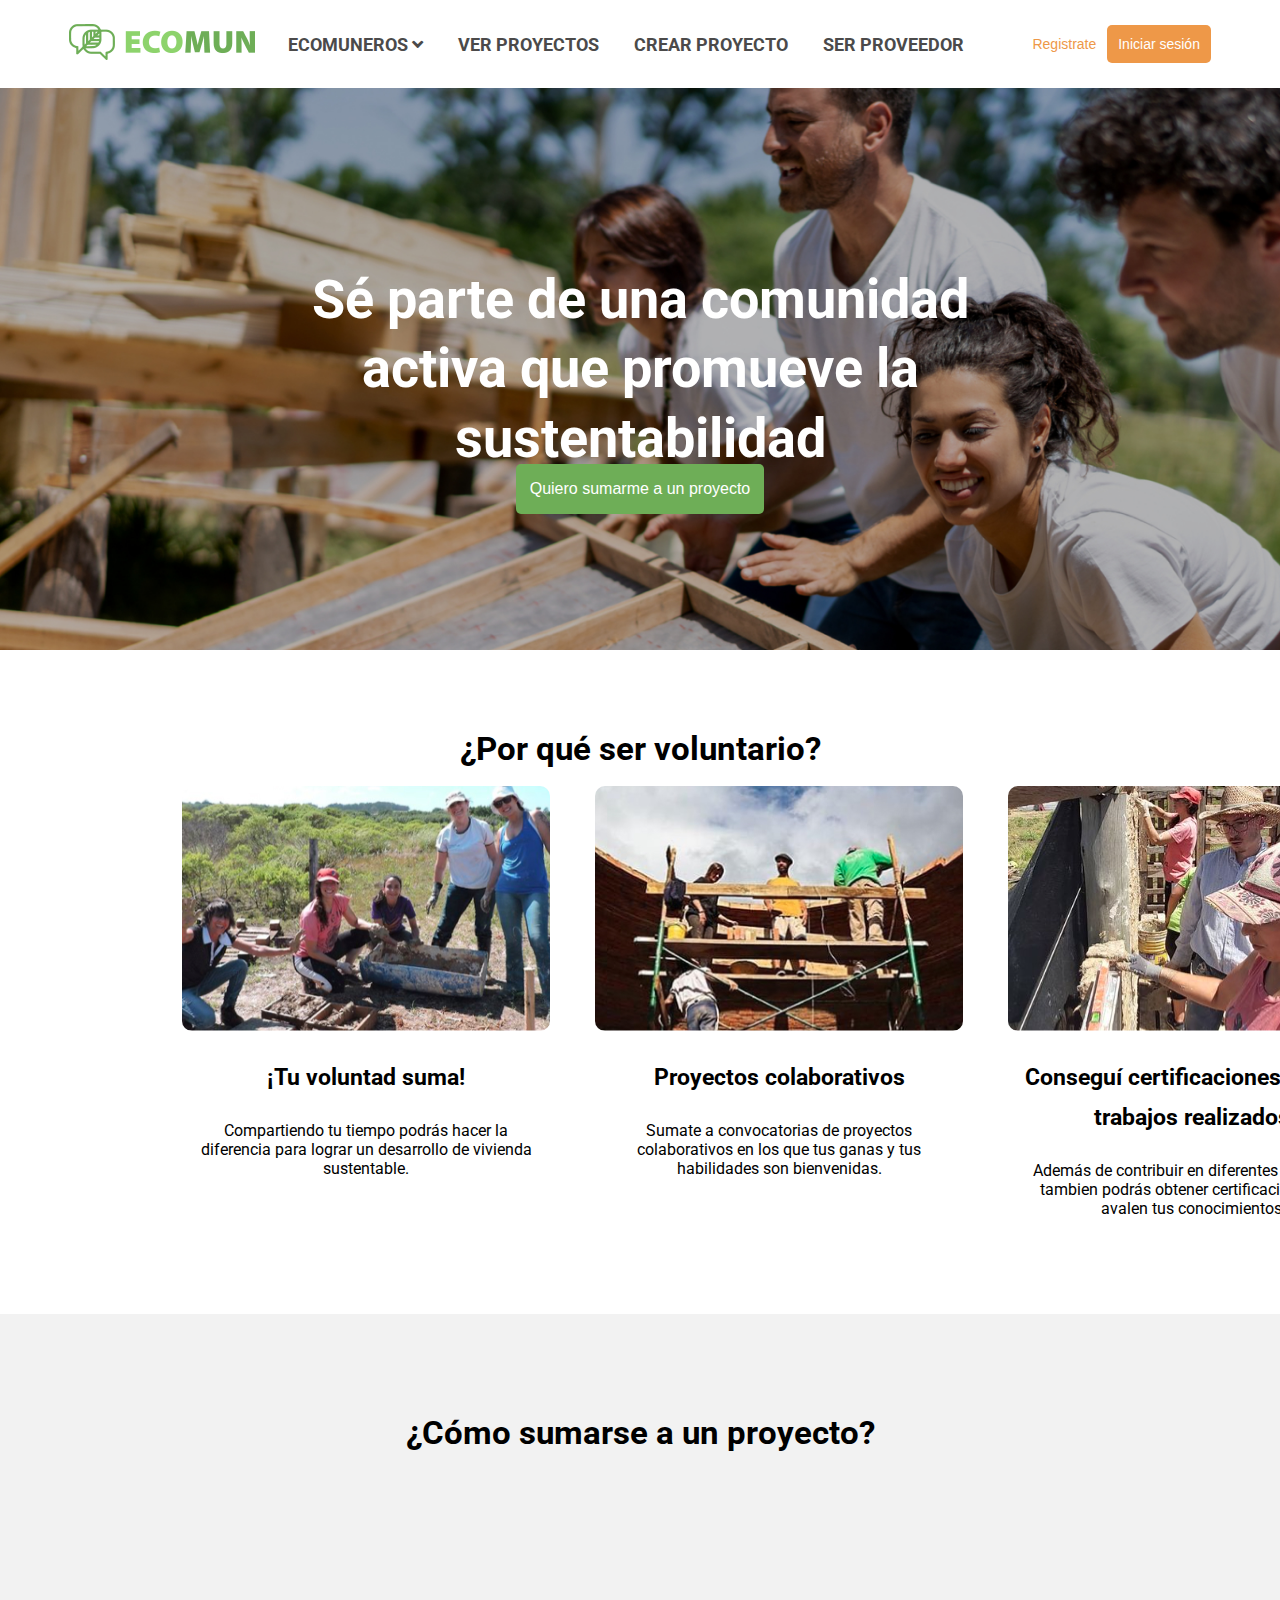
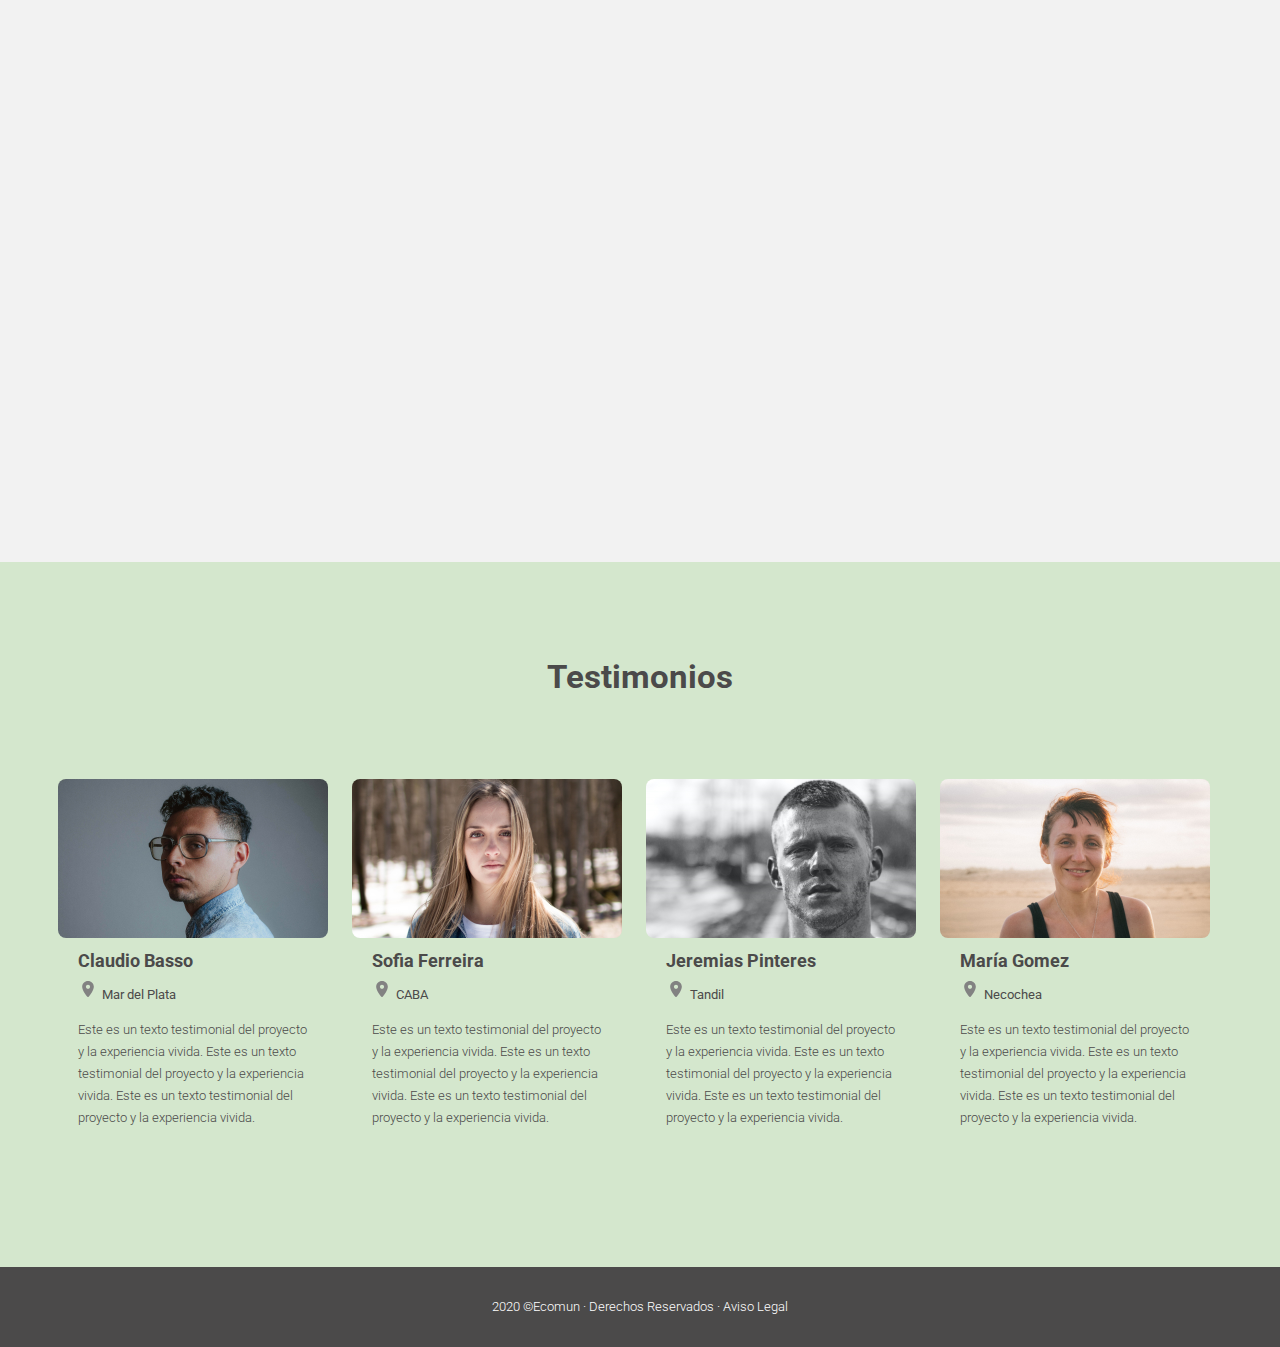
<file: voluntarios.html>
<!DOCTYPE html>
<html lang="es">

<head>
   <!-- Global site tag (gtag.js) - Google Analytics -->
    <script async src="https://www.googletagmanager.com/gtag/js?id=G-XYBY0GBRZX"></script>
    <script>
      window.dataLayer = window.dataLayer || [];
      function gtag(){dataLayer.push(arguments);}
      gtag('js', new Date());

      gtag('config', 'G-XYBY0GBRZX');
    </script>
   
    <title>Voluntarios - Ecomun</title>
    <link rel="preconnect" href="https://fonts.gstatic.com">
    <link href="https://fonts.googleapis.com/css2?family=Roboto:ital,wght@0,300;0,400;0,700;1,300;1,400;1,700&display=swap" rel="stylesheet">
    <link rel="stylesheet" href="https://use.fontawesome.com/releases/v5.8.1/css/all.css">
    <link rel="stylesheet" href="css/components.css">
    <link rel="stylesheet" href="css/style.css">
    
    <script src="https://code.jquery.com/jquery-3.5.0.js"></script>
</head>

<body>
    <header>
        <nav>
            <a href="index.html"><img alt="Logo de Ecomun color verde formado con 2 globos de diálogo con un hoja de planta" src="images/logoEcomun.png" /></a>
            <ul>
                <li><a href="">Ecomuneros <i class="fas fa-angle-down"></i></a>
                    <ul class="submenu">
                        <li><span>Ecomuneros <i class="fas fa-angle-up"></i></span></li>
                        <li><a href="#">¿Qué es ECOMUN?</a></li>
                        <hr>
                        <li><a href="#">Voluntarios</a></li>
                        <hr>
                        <li><a href="#">Anfitriones</a></li>
                        <hr>
                        <li><a href="#">Proveedores</a></li>
                    </ul>
                </li>
                <li><a href="proyectos.html">Ver proyectos</a></li>
                <li><a href="#">Crear proyecto</a></li>
                <li><a href="#">Ser proveedor</a></li>
            </ul>

            <div class="btn-session-off">
                <button class="btn-secondary-text btn-small">Registrate</button>
                <button class="btn-secondary-filled btn-small">Iniciar sesión</button>
            </div>
            <div class="btn-session-on hide">
                <button>Mi nombre</button>
            </div>

        </nav>
        <div>
            <h1 class="txt-white">Sé parte de una comunidad activa que promueve la sustentabilidad</h1>
            <img src="images/imagenVoluntarios.jpg" />
            <button onclick="location.href='proyectos.html';" class="cta-header btn-primary-filled btn-medium">Quiero sumarme a un proyecto</button>
        </div>
    </header>

    <section class="ser-voluntario">
        <h4>¿Por qué ser voluntario?</h4>
        <div>
            <div>
                <img src="images/voluntarios-01.jpg" alt="Foto ilustrativa de personas voluntarias trabajando">
                <p class="ph1 heavy">¡Tu voluntad suma!</p>
                <p>Compartiendo tu tiempo podrás hacer la diferencia para lograr un desarrollo de vivienda sustentable.</p>
            </div>
            <div>
                <img src="images/voluntarios-02.jpg" alt="Foto ilustrativa de personas voluntarias trabajando">
                <p class="ph1 heavy">Proyectos colaborativos</p>
                <p>Sumate a convocatorias de proyectos colaborativos en los que tus ganas y tus habilidades son bienvenidas.</p>
            </div>
            <div>
                <img src="images/voluntarios-03.jpg" alt="Foto ilustrativa de personas voluntarias trabajando">
                <p class="ph1 heavy">Conseguí certificaciones por los trabajos realizados</p>
                <p>Además de contribuir en diferentes proyectos tambien podrás obtener certificaciones que avalen tus conocimientos</p>
            </div>
        </div>

    </section>
    <section class="video-voluntario">
        <h4>¿Cómo sumarse a un proyecto?</h4>
        <iframe width="956" height="538" src="https://www.youtube.com/embed/pUEi4uPTYOg" frameborder="0" allow="accelerometer; autoplay; clipboard-write; encrypted-media; gyroscope; picture-in-picture" allowfullscreen></iframe>
        
        
    </section>

    <section class="testimonio-home fill-lightgreen">
        <div class="tit-section">
            <h4 class="heavy txt-darkgray">Testimonios</h4>
        </div>
        <div class="card-line-testimonio">
            <div class="card-testimonio">
                <img alt="Foto de perfil" src="images/testimonio01.jpg" />
                <div class="info-card-testimonio">
                    <h6 class="heavy">Claudio Basso</h6>
                    <div>
                        <svg width="20" height="20" viewBox="0 0 20 20" fill="none" xmlns="http://www.w3.org/2000/svg">
                            <mask id="mask2" mask-type="alpha" maskUnits="userSpaceOnUse" x="4" y="1" width="12" height="18">
                                <path fill-rule="evenodd" clip-rule="evenodd" d="M4.16666 7.72085C4.16666 4.49585 6.77499 1.88751 9.99999 1.88751C13.225 1.88751 15.8333 4.49585 15.8333 7.72085C15.8333 11.1958 12.15 15.9875 10.6417 17.8125C10.3083 18.2125 9.69999 18.2125 9.36666 17.8125C7.84999 15.9875 4.16666 11.1958 4.16666 7.72085ZM7.91666 7.72085C7.91666 8.87085 8.84999 9.80418 9.99999 9.80418C11.15 9.80418 12.0833 8.87085 12.0833 7.72085C12.0833 6.57085 11.15 5.63751 9.99999 5.63751C8.84999 5.63751 7.91666 6.57085 7.91666 7.72085Z" fill="black" />
                            </mask>
                            <g mask="url(#mask2)">
                                <rect width="20" height="20" fill="#828282" />
                            </g>
                        </svg>
                        <span class="ph3 regular txt-darkgray">Mar del Plata</span>
                    </div>

                    <p class="ph3 light">Este es un texto testimonial del proyecto y la experiencia vivida. Este es un texto testimonial del proyecto y la experiencia vivida. Este es un texto testimonial del proyecto y la experiencia vivida.</p>
                </div>
            </div>

            <div class="card-testimonio">
                <img alt="Foto de Perfil" src="images/testimonio02.jpg" />
                <div class="info-card-testimonio">
                    <h6 class="heavy">Sofia Ferreira</h6>
                    <div>
                        <svg width="20" height="20" viewBox="0 0 20 20" fill="none" xmlns="http://www.w3.org/2000/svg">
                            <mask id="mask2" mask-type="alpha" maskUnits="userSpaceOnUse" x="4" y="1" width="12" height="18">
                                <path fill-rule="evenodd" clip-rule="evenodd" d="M4.16666 7.72085C4.16666 4.49585 6.77499 1.88751 9.99999 1.88751C13.225 1.88751 15.8333 4.49585 15.8333 7.72085C15.8333 11.1958 12.15 15.9875 10.6417 17.8125C10.3083 18.2125 9.69999 18.2125 9.36666 17.8125C7.84999 15.9875 4.16666 11.1958 4.16666 7.72085ZM7.91666 7.72085C7.91666 8.87085 8.84999 9.80418 9.99999 9.80418C11.15 9.80418 12.0833 8.87085 12.0833 7.72085C12.0833 6.57085 11.15 5.63751 9.99999 5.63751C8.84999 5.63751 7.91666 6.57085 7.91666 7.72085Z" fill="black" />
                            </mask>
                            <g mask="url(#mask2)">
                                <rect width="20" height="20" fill="#828282" />
                            </g>
                        </svg>
                        <span class="ph3 regular txt-darkgray">CABA</span>
                    </div>

                    <p class="ph3 light">Este es un texto testimonial del proyecto y la experiencia vivida. Este es un texto testimonial del proyecto y la experiencia vivida. Este es un texto testimonial del proyecto y la experiencia vivida.</p>
                </div>
            </div>

            <div class="card-testimonio">
                <img alt="Foto de perfil" src="images/testimonio03.jpg" />
                <div class="info-card-testimonio">
                    <h6 class="heavy">Jeremias Pinteres</h6>
                    <div>
                        <svg width="20" height="20" viewBox="0 0 20 20" fill="none" xmlns="http://www.w3.org/2000/svg">
                            <mask id="mask2" mask-type="alpha" maskUnits="userSpaceOnUse" x="4" y="1" width="12" height="18">
                                <path fill-rule="evenodd" clip-rule="evenodd" d="M4.16666 7.72085C4.16666 4.49585 6.77499 1.88751 9.99999 1.88751C13.225 1.88751 15.8333 4.49585 15.8333 7.72085C15.8333 11.1958 12.15 15.9875 10.6417 17.8125C10.3083 18.2125 9.69999 18.2125 9.36666 17.8125C7.84999 15.9875 4.16666 11.1958 4.16666 7.72085ZM7.91666 7.72085C7.91666 8.87085 8.84999 9.80418 9.99999 9.80418C11.15 9.80418 12.0833 8.87085 12.0833 7.72085C12.0833 6.57085 11.15 5.63751 9.99999 5.63751C8.84999 5.63751 7.91666 6.57085 7.91666 7.72085Z" fill="black" />
                            </mask>
                            <g mask="url(#mask2)">
                                <rect width="20" height="20" fill="#828282" />
                            </g>
                        </svg>
                        <span class="ph3 regular txt-darkgray">Tandil</span>
                    </div>

                    <p class="ph3 light">Este es un texto testimonial del proyecto y la experiencia vivida. Este es un texto testimonial del proyecto y la experiencia vivida. Este es un texto testimonial del proyecto y la experiencia vivida.</p>
                </div>
            </div>

            <div class="card-testimonio">
                <img alt="Foto de perfil" src="images/testimonio04.jpg" />
                <div class="info-card-testimonio">
                    <h6 class="heavy">María Gomez</h6>
                    <div>
                        <svg width="20" height="20" viewBox="0 0 20 20" fill="none" xmlns="http://www.w3.org/2000/svg">
                            <mask id="mask2" mask-type="alpha" maskUnits="userSpaceOnUse" x="4" y="1" width="12" height="18">
                                <path fill-rule="evenodd" clip-rule="evenodd" d="M4.16666 7.72085C4.16666 4.49585 6.77499 1.88751 9.99999 1.88751C13.225 1.88751 15.8333 4.49585 15.8333 7.72085C15.8333 11.1958 12.15 15.9875 10.6417 17.8125C10.3083 18.2125 9.69999 18.2125 9.36666 17.8125C7.84999 15.9875 4.16666 11.1958 4.16666 7.72085ZM7.91666 7.72085C7.91666 8.87085 8.84999 9.80418 9.99999 9.80418C11.15 9.80418 12.0833 8.87085 12.0833 7.72085C12.0833 6.57085 11.15 5.63751 9.99999 5.63751C8.84999 5.63751 7.91666 6.57085 7.91666 7.72085Z" fill="black" />
                            </mask>
                            <g mask="url(#mask2)">
                                <rect width="20" height="20" fill="#828282" />
                            </g>
                        </svg>
                        <span class="ph3 regular txt-darkgray">Necochea</span>
                    </div>

                    <p class="ph3 light">Este es un texto testimonial del proyecto y la experiencia vivida. Este es un texto testimonial del proyecto y la experiencia vivida. Este es un texto testimonial del proyecto y la experiencia vivida.</p>
                </div>
            </div>

        </div>
    </section>
    <footer class="fill-darkgray">
        <p class="ph3 light txt-white">2020 ©Ecomun · Derechos Reservados · Aviso Legal </p>
    </footer>
</body>

</html>
</file>
<file: css/components.css>
/******** CSS Components ********/

/************************/
/****** Typography ******/
/************************/
/*** Weight ***/
.heavy {
    font-weight: 700;
}

.regular {
    font-weight: 400;
}

.light {
    font-weight: 300;
}

/*** Heading 1 ***/
h1 {
    font-size: 3.375rem;
    line-height: 4.345rem;
}

/*** Heading 2 ***/
h2 {
    font-size: 3rem;
    line-height: 2.93rem;
}

/*** Heading 3 ***/
h3 {
    font-size: 2.5rem;
    line-height: 3.51rem;
}

/*** Heading 4 ***/
h4 {
    font-size: 2.06rem;
    line-height: 2.41rem;
    margin: 0 0 1.125rem 0;
}

/*** Heading 5 ***/
h5 {
    font-size: 1.75rem;
    line-height: 2.05rem;
}
h6{
    font-size: 1.125rem;
    margin: 0;
}

/*** Paragraph 1 ***/
.ph1 {
    font-size: 1.43rem;
    line-height: 2.5rem;
}

/*** Paragraph 2 ***/
.ph2 {
    font-size: 1.125rem;
    line-height: 1.875rem;
}

/*** Paragraph 3 ***/
.ph3 {
    font-size: 0.812rem;
    line-height: 1.375rem;
}



/****************************/
/********* Buttons **********/
/****************************/

/*** Button - Primary ***/
/* Filled */
.btn-primary-filled {
    background-color: #6EAE57;
    color: white;
    font-weight: 500;
    border-style: none;
    border-radius: 0.3125rem;
    cursor: pointer;
}

.btn-primary-filled:hover {
    background-color: #639D4F;
}

.btn-primary-filled:active {
    background-color: #548544;
}

.btn-primary-filled:disabled {
    background-color: #9F9F9F;
}
.btn-primary-filled:focus{
    outline: none;
}

/* Ghost */
.btn-primary-ghost {
    background-color: transparent;
    color: #6EAE57;
    font-weight: 500;
    border: 2px solid #6EAE57;
    border-radius: 0.3125rem;
    cursor: pointer;
}

.btn-primary-ghost:hover {
    border-color: #639D4F;
    color: #639D4F;
}

.btn-primary-ghost:active {
    border-color: #548544;
    color: #548544;
}

.btn-primary-ghost:disabled {
    border-color: #9F9F9F;
    color: #9F9F9F;
}
.btn-primary-ghost:focus{
    outline: none;
}

/* Text */
.btn-primary-text {
    background-color: transparent;
    color: #6EAE57;
    font-weight: 500;
    border-style: none;
    cursor: pointer;
}

.btn-primary-text:hover {
    color: #639D4F;
}

.btn-primary-text:active {
    color: #548544;
}

.btn-primary-text:disabled {
    color: #9F9F9F;
}
.btn-primary-text:focus{
    outline: none;
}

/*** Button - Secondary ***/
/* Filled */
.btn-secondary-filled {
    background-color: #EE9848;
    color: white;
    font-weight: 500;
    border-style: none;
    border-radius: 0.3125rem;
    cursor: pointer;
}

.btn-secondary-filled:hover {
    background-color: #D88941;
}

.btn-secondary-filled:active {
    background-color: #C07938;
}

.btn-secondary-filled:disabled {
    background-color: #9F9F9F;
}
.btn-secondary-filled:focus{
    outline: none;
}

/* Ghost */
.btn-secondary-ghost {
    background-color: transparent;
    color: #EE9848;
    font-weight: 500;
    border: 2px solid #EE9848;
    border-radius: 0.3125rem;
    cursor: pointer;
}

.btn-secondary-ghost:hover {
    border-color: #D88941;
    color: #D88941;
}

.btn-secondary-ghost:active {
    border-color: #C07938;
    color: #C07938;
}

.btn-secondary-ghost:disabled {
    border-color: #9F9F9F;
    color: #9F9F9F;
}
.btn-secondary-ghost:focus{
    outline: none;
}

/* Text */
.btn-secondary-text {
    background-color: transparent;
    color: #EE9848;
    font-weight: 500;
    border-style: none;
    cursor: pointer;
}

.btn-secondary-text:hover {
    color: #D88941;
}

.btn-secondary-text:active {
    color: #C07938;
}

.btn-secondary-text:disabled {
    color: #9F9F9F;
}
.btn-secondary-text:focus{
    outline: none;
}

/*** Button - Size ***/
.btn-large {
    font-size: 1.125rem;
    padding: 1.187rem 1rem;
}

.btn-medium {
    font-size: 1rem;
    padding: 1rem 0.875rem;
}

.btn-small {
    font-size: 0.875rem;
    padding: 0.687rem;
}



/************************/
/********* Nav **********/
/************************/
nav{
    display: flex;
    flex-direction: row;
    padding: 1.5rem;
    align-items: center;
    justify-content: center;
}
nav img{
    width: 11.62rem;
    height: 2.25rem;
    padding: 0 1rem 0 0;
}
nav ul {
    list-style: none;
    margin: 0;
    padding: 0;
    overflow: hidden;
}

nav ul li {
    float: left;
    padding: 0 1.09rem;
}

nav ul li a {
    display: block;
    color: #4B4A4A;
    font-size: 1.125rem;
    font-weight: 700;
    text-decoration: none;
    text-transform: uppercase;
}

nav>ul>li>ul{
    display: none;
}
nav>ul>li:hover>ul{
    display: block;
}
nav>ul>li>ul>li{
    float: none;
    padding: 0 0.8rem;
}
nav ul li ul li a{
    padding: 0 1rem;
}

nav>ul>li>ul>li:first-child{
    display: block;
    color: #4B4A4A;
    font-size: 1.125rem;
    font-weight: 700;
    text-decoration: none;
    text-transform: uppercase; 
    text-align: center;
}
nav>ul>li>ul>li:first-child, nav>ul>li>ul>li:last-child{
    margin-bottom: 0.8rem;
}

.submenu{
    background-color: white;
    border-radius: 0.625rem;
    padding: 0.5rem 0;
    position: absolute;
    box-shadow: 0 0 0.5rem rgba(0,0,0,0.3);
    margin-left: -1.79rem;
    margin-top: -1.9rem; 
}
.submenu li a{    
    font-size: 1rem;
    font-weight: 400;
    text-transform: capitalize;
    text-align: center;
    margin-top: 1rem;
}
.submenu li a:hover{
    color: #639D4F;
}
.submenu hr{
    width: 80%;
    border: 1px solid #cccccc;
}
.btn-session-off{
    margin-left: 2.5rem;
}


/**************************/
/********* Color **********/
/**************************/

/*** Color ***/

.txt-white{
    color: white;
}
.txt-black{
    color: black;
}
.txt-darkgray{
    color: #4B4A4A;
}
.txt-primary{
    color: #6EAE57;
}
.txt-secondary{
    color: #EE9848;
}
.fill-gray{
    background-color: #F2F2F2;
}
.fill-darkgray{
    background-color: #4B4A4A;
}
.fill-lightgreen{
    background-color: #D4E7CD;
}
.fill-primary{
    background-color: #6EAE57;
}
.fill-secondary{
    background-color: #EE9848;
}


/************************/
/********* Card *********/
/************************/
.card-line{
    display: flex;
    flex-direction: row;
    justify-content: center;
}
.card{
    width: 16.875rem;
    height: 25.5rem;
    border-radius: 0.5rem;
    border-bottom: 0.35rem solid #D4D4D4;
    box-shadow: 0 0 0.625rem #dddddd;
    margin: 0 0.55rem;
    cursor: pointer;
    
}
.card:first-child{
    /*margin-left: 0;*/
}
.card img{
    width: 16.875rem;
    border-radius: 0.5rem 0.5rem 0 0; 
}
.card .info-card{
    padding: 1rem 1.25rem;
    color: #4B4A4A;
}
.card div h6{
    margin-bottom: 0.5rem;
}
.card div div span{
    margin: 0 1.5rem 0 0.5rem;
    position: relative;
    top: -0.3125rem;
}
.card div div svg{
    margin-top: 0.5rem;
}
.card .tags{
    margin: 0 0 1.125rem 1.25rem;
}
.tags span{ 
    background-color: #D4E7CD;
    color: #548544;
    padding: 0.4rem 0.5rem;
    border-radius: 0.25rem;
    font-weight: 700;
    font-size: 0.8125rem;
}
.estado-card{ 
    position: absolute;
    margin: 1.125rem 0 0 1.125rem;
    background-color: rgba(101,192,69,0.8);/*#65C045*/
    color: #ffffff;
    padding: 0.4rem 0.5rem;
    border-radius: 0.25rem;
    font-weight: 700;
    font-size: 0.8125rem;
}

/***********************************/
/********* Card Testimonio *********/
/***********************************/
.card-line-testimonio{
    display: flex;
    flex-direction: row;
    justify-content: center;
}
.card-testimonio{
    width: 16.875rem;
    height: 25.5rem;
    margin: 0 0.75rem;
}
.card-testimonio:first-child{
    margin-left: 0;
}
.card-testimonio img{
    width: 16.875rem;
    border-radius: 0.5rem;
}
.info-card-testimonio{
    padding: 0 1.25rem;
    color: #4B4A4A;
}
.info-card-testimonio h6{
    margin: 0.5rem 0;
}
</file>
<file: css/style.css>
/******** CSS Style ********/

body {
    font-family: "Roboto", sans-serif;
    color: black;
    margin: 0;
}

.hide {
    display: none;
}

.show {
    display: block;
}



/****************************/
/********** Header **********/
/****************************/

header div {
    display: flex;
    align-items: center;
    justify-content: center;
}

header div img {
    width: 100%;
}

header div h1 {
    position: absolute;
    text-align: center;
    margin: 0 18rem;
}

header div .cta-header {
    position: absolute;
    margin-top: 15rem;
}



/*****************************/

.two-column {
    display: flex;
    flex-direction: row;
    padding: 6.25rem 0;
    max-width: 71rem;
    margin: auto;
}

.two-column img {
    width: 29.125rem;
    height: 19.25rem;
    padding: 0 0.75rem;
}

.two-column div {
    padding: 0 0.75rem;
    align-self: center;
}

.card-home div.tit-section,
.testimonio-home div.tit-section {
    display: flex;
    flex-direction: row;
    justify-content: center;
    margin: 2rem 0;
    padding: 2rem 0;
}

.card-home div button {
    position: absolute;
    right: 9rem;
    cursor: pointer;
    padding-top: 0.5rem !important;
}

.card-home,
.testimonio-home,
.card-proyectos {
    padding: 2rem 9rem 5rem 9rem;
}


/***********************/
/******* Voluntarios ***/
/***********************/
.ser-voluntario {
    text-align: center;
    margin: 5rem;
}

.ser-voluntario > div {
    display: flex;
    flex-direction: row;
    justify-content: space-evenly;
    padding: 0 5rem;
}

.ser-voluntario div div {
    width: 23rem;
    margin: 0 1.4rem;
}

.ser-voluntario div div img {
    width: 23rem;
    border-radius: 0.625rem;
}

.ser-voluntario div div p {
    padding: 0 1rem;
}

.video-voluntario {
    background-color: #F2F2F2;
    padding: 6.25rem 0;
    text-align: center;
}

.video-voluntario iframe {
    margin-top: 3.125rem;
    border-radius: 1rem;
}


/*****************************/
/******** Proyectos **********/
/*****************************/

.card-proyectos {
    display: flex;
    flex-direction: column;
}

.card-proyectos .card-line {
    margin-bottom: 4rem;
}

.top-proyecto {
    padding: 3.5rem 0rem;
    max-width: 71rem;
    margin: auto;
}

.header-proyecto {
    display: flex;
    flex-direction: row;
    justify-content: space-between;
    padding-bottom: 3.5rem;
    align-self: center;
}

.proyectos-opciones {
    display: flex;
    flex-direction: row;
    justify-content: space-between;
}

.proyectos-opciones input,
.proyectos-opciones .filtros select {

    border-radius: 0.5rem;
    border: #878787 solid 1px;
    padding: 1rem;

}

.proyectos-opciones input::placeholder {}

.proyectos-opciones input:focus,
.proyectos-opciones .filtros select {
    outline: none;
}

.proyectos-opciones input {
    width: 16.8rem;
}

.proyectos-opciones .filtros select {
    color: black;
    width: 10.5rem;
    appearance: none;
}

.proyectos-opciones button {
    padding-left: 1.875rem;
    padding-right: 1.875rem;
}

.proyectos-opciones .search span, .proyectos-opciones .filtros span{
    left: -2.5rem;
    top: 0.5rem;
    position: relative;
}


/**********************/
/******* Footer *******/
/**********************/

footer {
    text-align: center;
    padding: 1rem 0;
}
</file>
